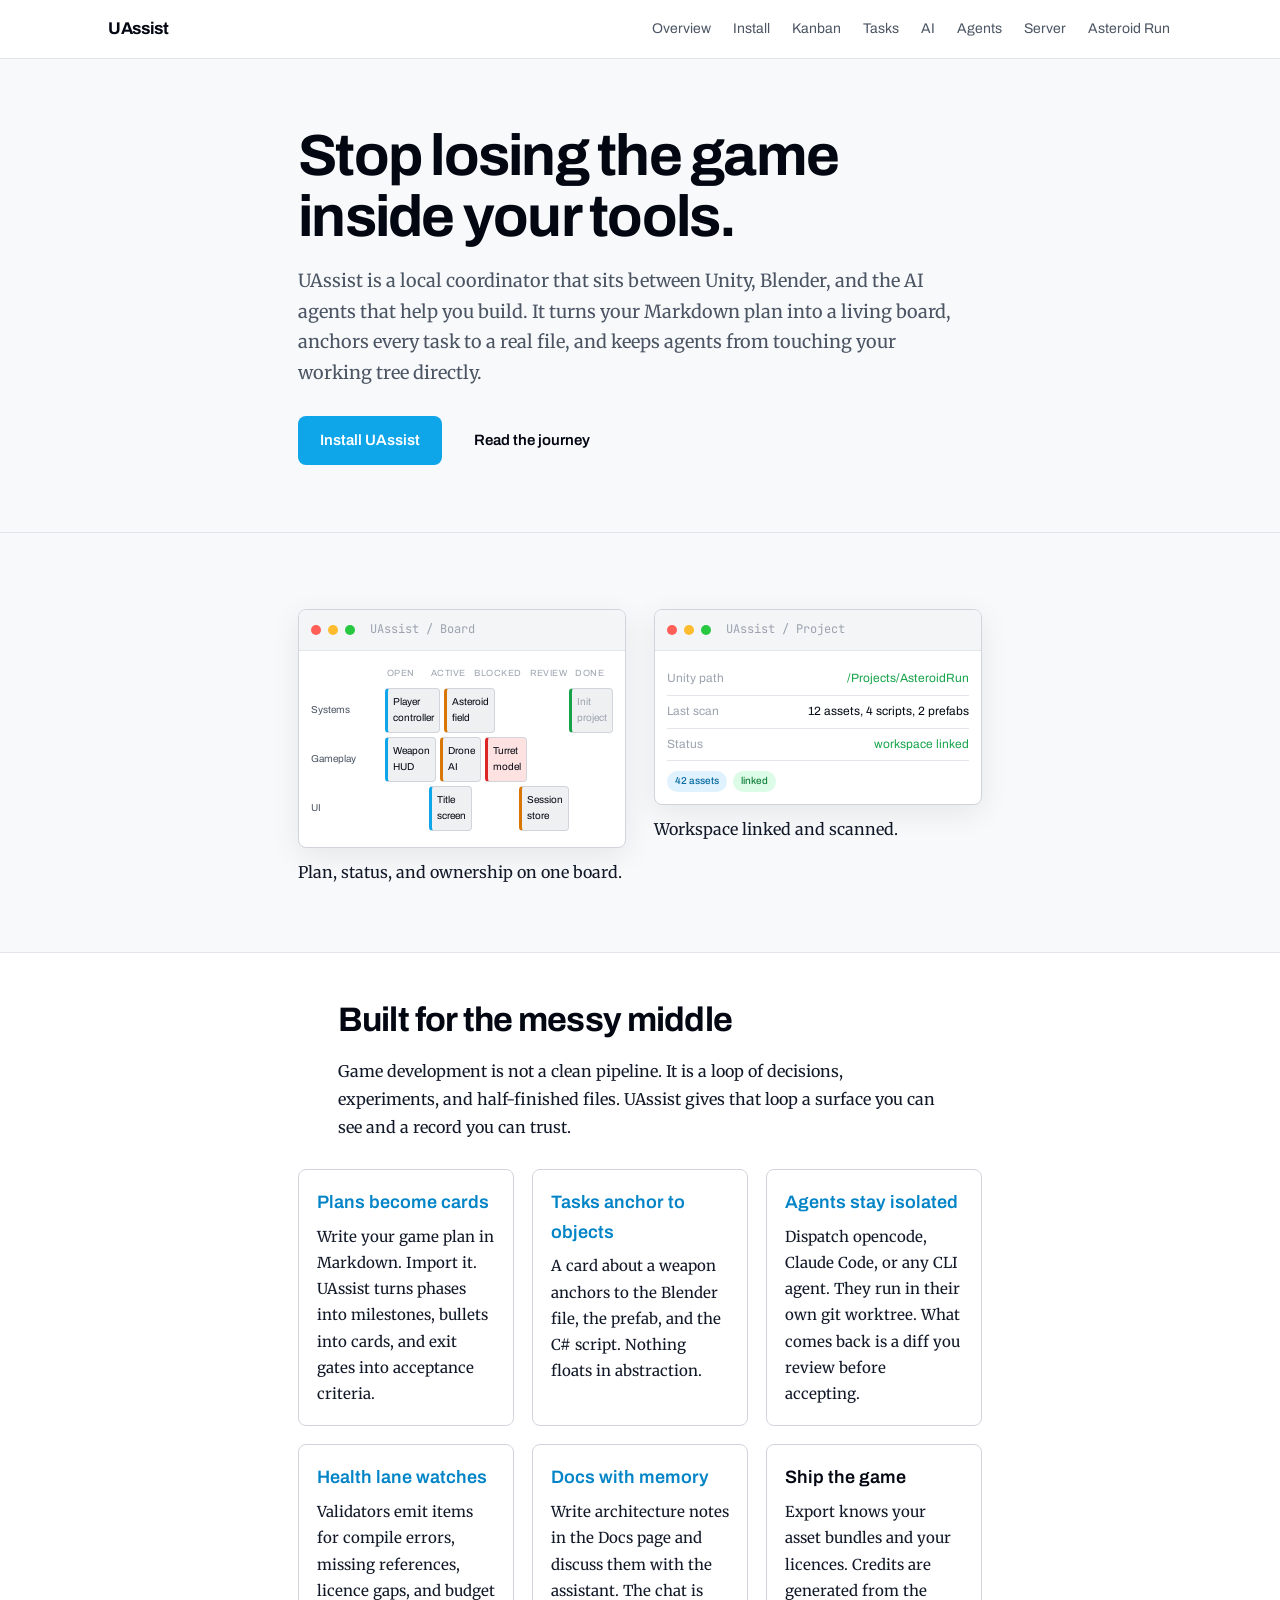
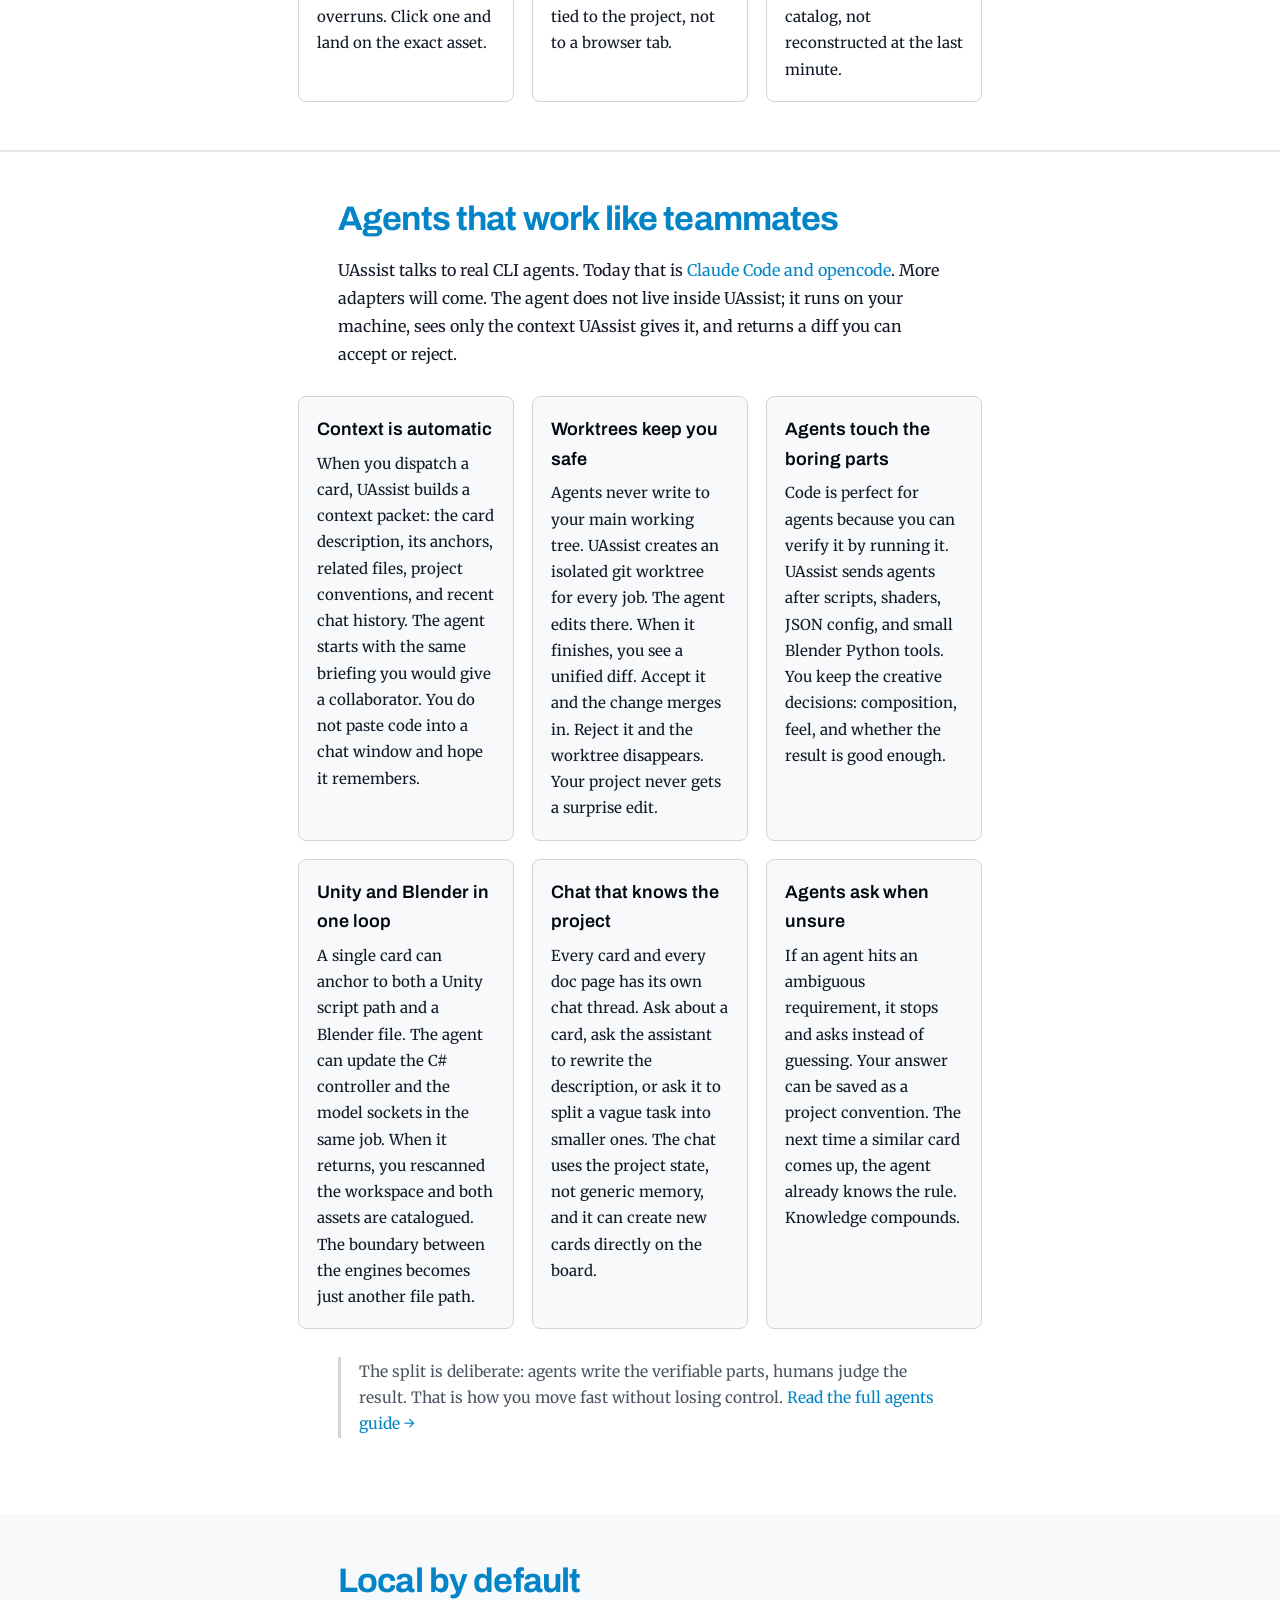
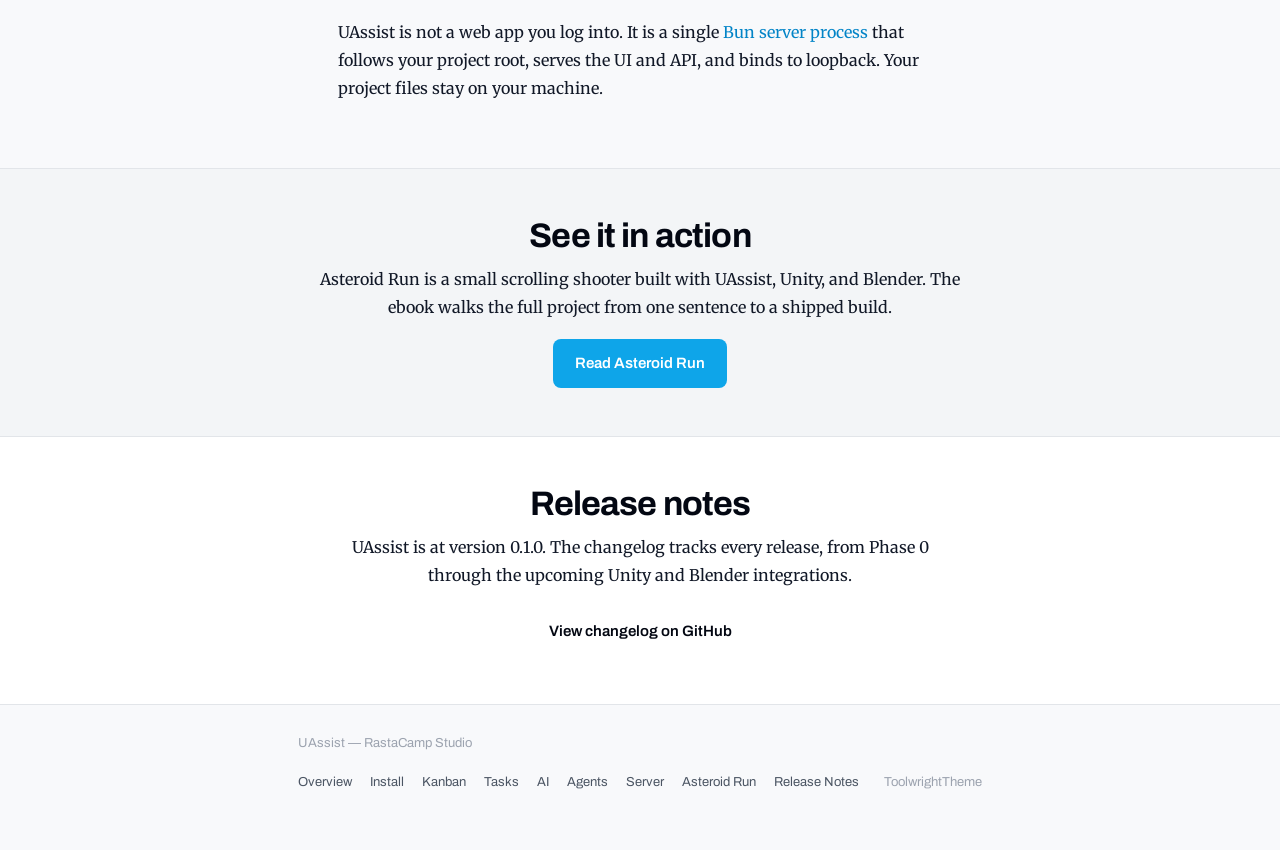
<file: index.html>
<!doctype html>
<html lang="en">
<head>
  <meta charset="utf-8" />
  <meta name="viewport" content="width=device-width, initial-scale=1" />
  <title>UAssist — Project coordination for game makers</title>
  <meta name="description" content="UAssist turns build plans into living kanbans, anchors tasks to Unity and Blender assets, and dispatches AI agents to isolated git worktrees." />
  <link rel="preconnect" href="https://fonts.googleapis.com" />
  <link rel="preconnect" href="https://fonts.gstatic.com" crossorigin />
  <link href="https://fonts.googleapis.com/css2?family=Archivo:wght@400;500;600;700&family=JetBrains+Mono:wght@400;500&family=Merriweather:ital,wght@0,300;0,400;0,700;1,400&display=swap" rel="stylesheet" />
  <link rel="stylesheet" href="theme.css" />
</head>
<body>

  <header class="rail">
    <div class="wrap">
      <div class="brand">UAssist</div>
      <nav>
        <a href="index.html">Overview</a>
        <a href="install.html">Install</a>
        <a href="kanban.html">Kanban</a>
        <a href="tasks.html">Tasks</a>
        <a href="ai.html">AI</a>
        <a href="agents.html">Agents</a>
        <a href="server.html">Server</a>
        <a href="asteroid-run.html">Asteroid Run</a>
      </nav>
    </div>
  </header>

  <section class="hero hero-tall">
    <div class="wrap">
      <h1>Stop losing the game inside your tools.</h1>
      <p class="lede">UAssist is a local coordinator that sits between Unity, Blender, and the AI agents that help you build. It turns your Markdown plan into a living board, anchors every task to a real file, and keeps agents from touching your working tree directly.</p>
      <div class="hero-actions">
        <a class="cta" href="install.html">Install UAssist</a>
        <a class="cta-secondary" href="asteroid-run.html">Read the journey</a>
      </div>
    </div>
  </section>

  <section class="section">
    <div class="wrap">
      <div class="screenshot-grid">
        <div class="screen-card">
          <div class="mock-window">
            <div class="mock-bar"><span class="dot red"></span><span class="dot yellow"></span><span class="dot green"></span><span class="title">UAssist / Board</span></div>
            <div class="mock-body board-mock">
              <div class="grid-head"><span></span><span>open</span><span>active</span><span>blocked</span><span>review</span><span>done</span></div>
              <div class="grid-row"><span class="cat">Systems</span><span class="card c-human">Player controller</span><span class="card c-agent">Asteroid field</span><span></span><span></span><span class="card c-done">Init project</span></div>
              <div class="grid-row"><span class="cat">Gameplay</span><span class="card c-human">Weapon HUD</span><span class="card c-agent">Drone AI</span><span class="card c-blocker">Turret model</span><span></span><span></span></div>
              <div class="grid-row"><span class="cat">UI</span><span></span><span class="card c-human">Title screen</span><span></span><span class="card c-agent">Session store</span><span></span></div>
            </div>
          </div>
          <p class="cap">Plan, status, and ownership on one board.</p>
        </div>
        <div class="screen-card">
          <div class="mock-window">
            <div class="mock-bar"><span class="dot red"></span><span class="dot yellow"></span><span class="dot green"></span><span class="title">UAssist / Project</span></div>
            <div class="mock-body project-mock">
              <div class="row"><span class="k">Unity path</span><span class="v ok">/Projects/AsteroidRun</span></div>
              <div class="row"><span class="k">Last scan</span><span class="v">12 assets, 4 scripts, 2 prefabs</span></div>
              <div class="row"><span class="k">Status</span><span class="v ok">workspace linked</span></div>
              <div class="pills"><span class="pill p-blue">42 assets</span><span class="pill p-green">linked</span></div>
            </div>
          </div>
          <p class="cap">Workspace linked and scanned.</p>
        </div>
      </div>
    </div>
  </section>

  <section class="section alt">
    <div class="wrap narrow">
      <h2>Built for the messy middle</h2>
      <p class="lead">Game development is not a clean pipeline. It is a loop of decisions, experiments, and half-finished files. UAssist gives that loop a surface you can see and a record you can trust.</p>
    </div>
    <div class="wrap">
      <div class="feature-grid">
        <div class="feature">
          <h3><a href="kanban.html">Plans become cards</a></h3>
          <p>Write your game plan in Markdown. Import it. UAssist turns phases into milestones, bullets into cards, and exit gates into acceptance criteria.</p>
        </div>
        <div class="feature">
          <h3><a href="tasks.html">Tasks anchor to objects</a></h3>
          <p>A card about a weapon anchors to the Blender file, the prefab, and the C# script. Nothing floats in abstraction.</p>
        </div>
        <div class="feature">
          <h3><a href="agents.html">Agents stay isolated</a></h3>
          <p>Dispatch opencode, Claude Code, or any CLI agent. They run in their own git worktree. What comes back is a diff you review before accepting.</p>
        </div>
        <div class="feature">
          <h3><a href="kanban.html">Health lane watches</a></h3>
          <p>Validators emit items for compile errors, missing references, licence gaps, and budget overruns. Click one and land on the exact asset.</p>
        </div>
        <div class="feature">
          <h3><a href="ai.html">Docs with memory</a></h3>
          <p>Write architecture notes in the Docs page and discuss them with the assistant. The chat is tied to the project, not to a browser tab.</p>
        </div>
        <div class="feature">
          <h3>Ship the game</h3>
          <p>Export knows your asset bundles and your licences. Credits are generated from the catalog, not reconstructed at the last minute.</p>
        </div>
      </div>
    </div>
  </section>

  <section class="section agents-section">
    <div class="wrap narrow">
      <h2><a href="agents.html">Agents that work like teammates</a></h2>
      <p class="lead">UAssist talks to real CLI agents. Today that is <a href="agents.html">Claude Code and opencode</a>. More adapters will come. The agent does not live inside UAssist; it runs on your machine, sees only the context UAssist gives it, and returns a diff you can accept or reject.</p>
    </div>
    <div class="wrap">
      <div class="agent-grid">
        <div class="agent-card">
          <h3>Context is automatic</h3>
          <p>When you dispatch a card, UAssist builds a context packet: the card description, its anchors, related files, project conventions, and recent chat history. The agent starts with the same briefing you would give a collaborator. You do not paste code into a chat window and hope it remembers.</p>
        </div>
        <div class="agent-card">
          <h3>Worktrees keep you safe</h3>
          <p>Agents never write to your main working tree. UAssist creates an isolated git worktree for every job. The agent edits there. When it finishes, you see a unified diff. Accept it and the change merges in. Reject it and the worktree disappears. Your project never gets a surprise edit.</p>
        </div>
        <div class="agent-card">
          <h3>Agents touch the boring parts</h3>
          <p>Code is perfect for agents because you can verify it by running it. UAssist sends agents after scripts, shaders, JSON config, and small Blender Python tools. You keep the creative decisions: composition, feel, and whether the result is good enough.</p>
        </div>
        <div class="agent-card">
          <h3>Unity and Blender in one loop</h3>
          <p>A single card can anchor to both a Unity script path and a Blender file. The agent can update the C# controller and the model sockets in the same job. When it returns, you rescanned the workspace and both assets are catalogued. The boundary between the engines becomes just another file path.</p>
        </div>
        <div class="agent-card">
          <h3>Chat that knows the project</h3>
          <p>Every card and every doc page has its own chat thread. Ask about a card, ask the assistant to rewrite the description, or ask it to split a vague task into smaller ones. The chat uses the project state, not generic memory, and it can create new cards directly on the board.</p>
        </div>
        <div class="agent-card">
          <h3>Agents ask when unsure</h3>
          <p>If an agent hits an ambiguous requirement, it stops and asks instead of guessing. Your answer can be saved as a project convention. The next time a similar card comes up, the agent already knows the rule. Knowledge compounds.</p>
        </div>
      </div>
    </div>
    <div class="wrap narrow">
      <div class="aside">The split is deliberate: agents write the verifiable parts, humans judge the result. That is how you move fast without losing control. <a href="agents.html">Read the full agents guide →</a></div>
    </div>
  </section>

  <section class="section">
    <div class="wrap narrow">
      <h2><a href="server.html">Local by default</a></h2>
      <p class="lead">UAssist is not a web app you log into. It is a single <a href="server.html">Bun server process</a> that follows your project root, serves the UI and API, and binds to loopback. Your project files stay on your machine.</p>
    </div>
  </section>

  <section class="section cta-section">
    <div class="wrap">
      <h2>See it in action</h2>
      <p class="lead">Asteroid Run is a small scrolling shooter built with UAssist, Unity, and Blender. The ebook walks the full project from one sentence to a shipped build.</p>
      <a class="cta" href="asteroid-run.html">Read Asteroid Run</a>
    </div>
  </section>

  <section class="section release-section">
    <div class="wrap narrow">
      <h2>Release notes</h2>
      <p class="lead">UAssist is at version 0.1.0. The changelog tracks every release, from Phase 0 through the upcoming Unity and Blender integrations.</p>
      <a class="cta-secondary" href="https://github.com/Roninito/UAssist/blob/main/CHANGELOG.md" target="_blank" rel="noopener">View changelog on GitHub</a>
    </div>
  </section>

  <footer class="site-footer">
    <div class="wrap">
      <span>UAssist — RastaCamp Studio</span>
      <nav>
        <a href="index.html">Overview</a>
        <a href="install.html">Install</a>
        <a href="kanban.html">Kanban</a>
        <a href="tasks.html">Tasks</a>
        <a href="ai.html">AI</a>
        <a href="agents.html">Agents</a>
        <a href="server.html">Server</a>
        <a href="asteroid-run.html">Asteroid Run</a>
        <a href="https://github.com/Roninito/UAssist/blob/main/CHANGELOG.md" target="_blank" rel="noopener">Release Notes</a>
      </nav>
      <span>ToolwrightTheme</span>
    </div>
  </footer>

</body>
</html>
</file>
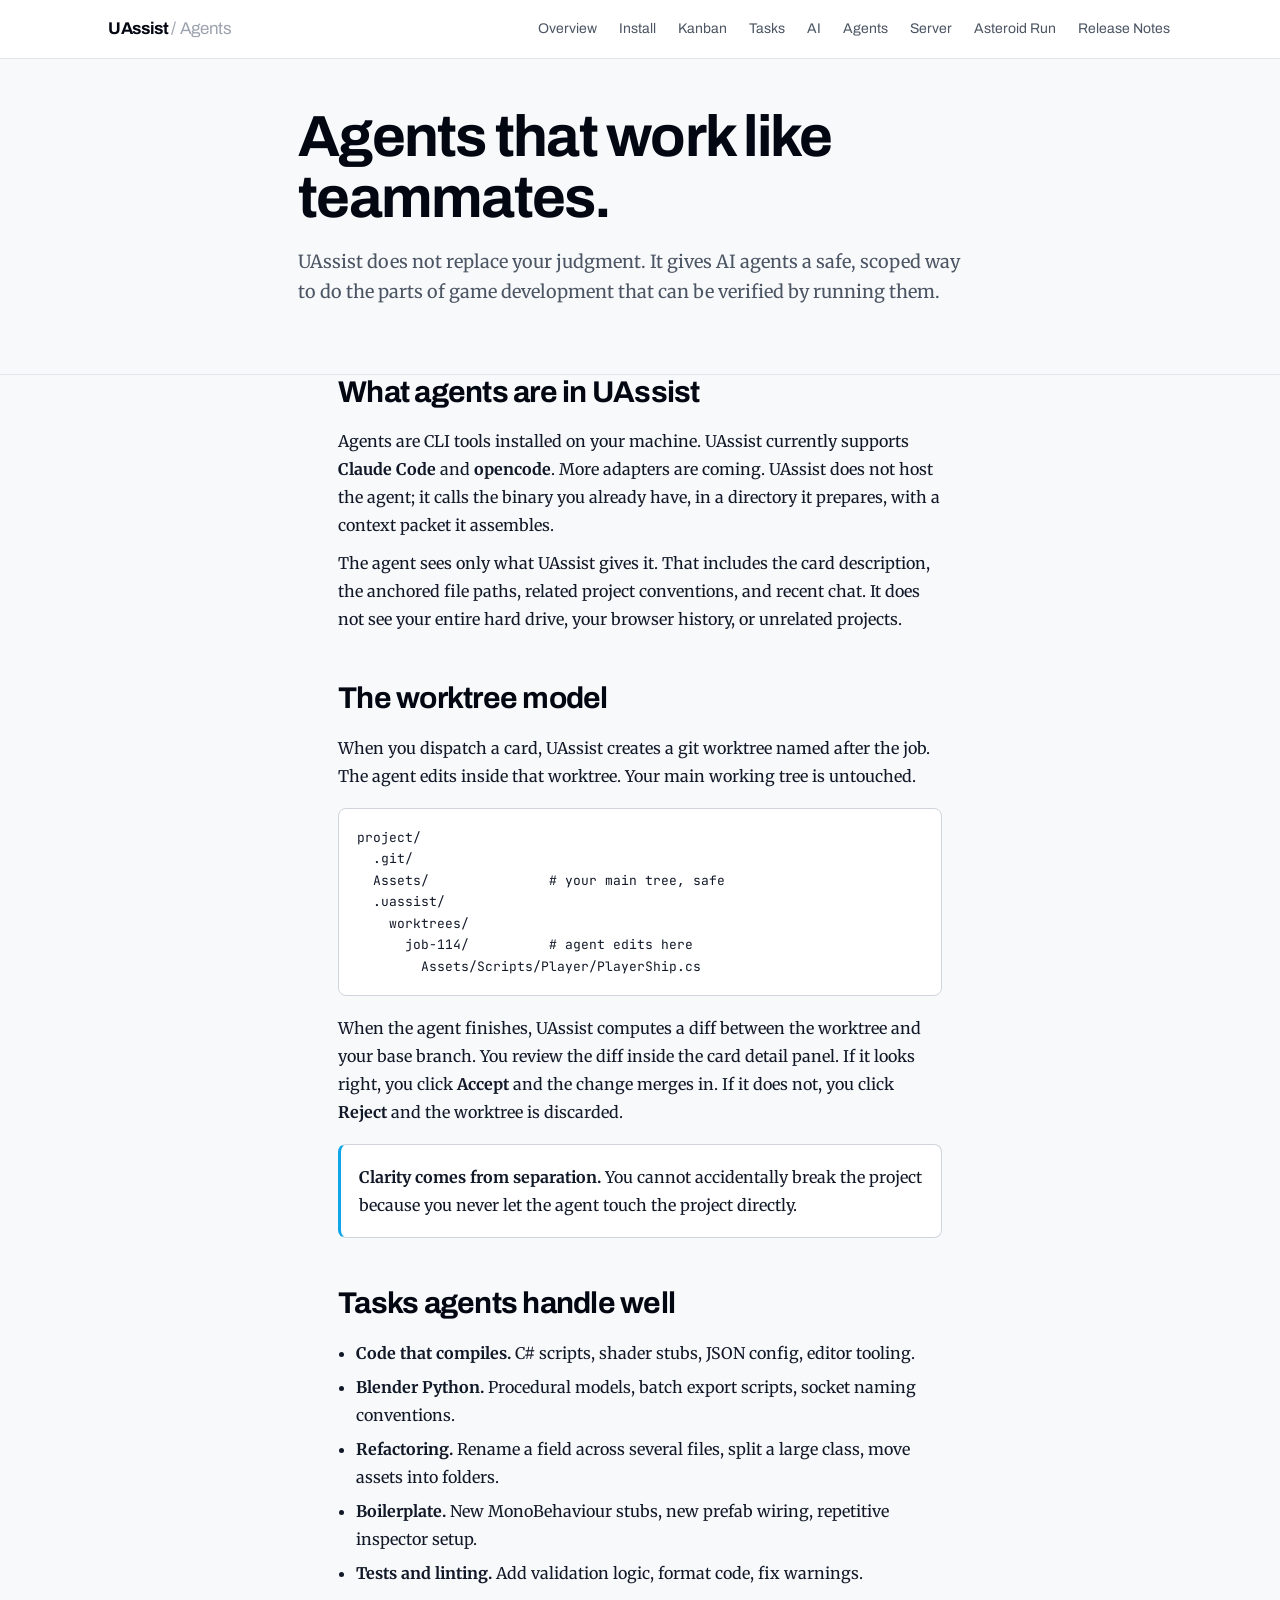
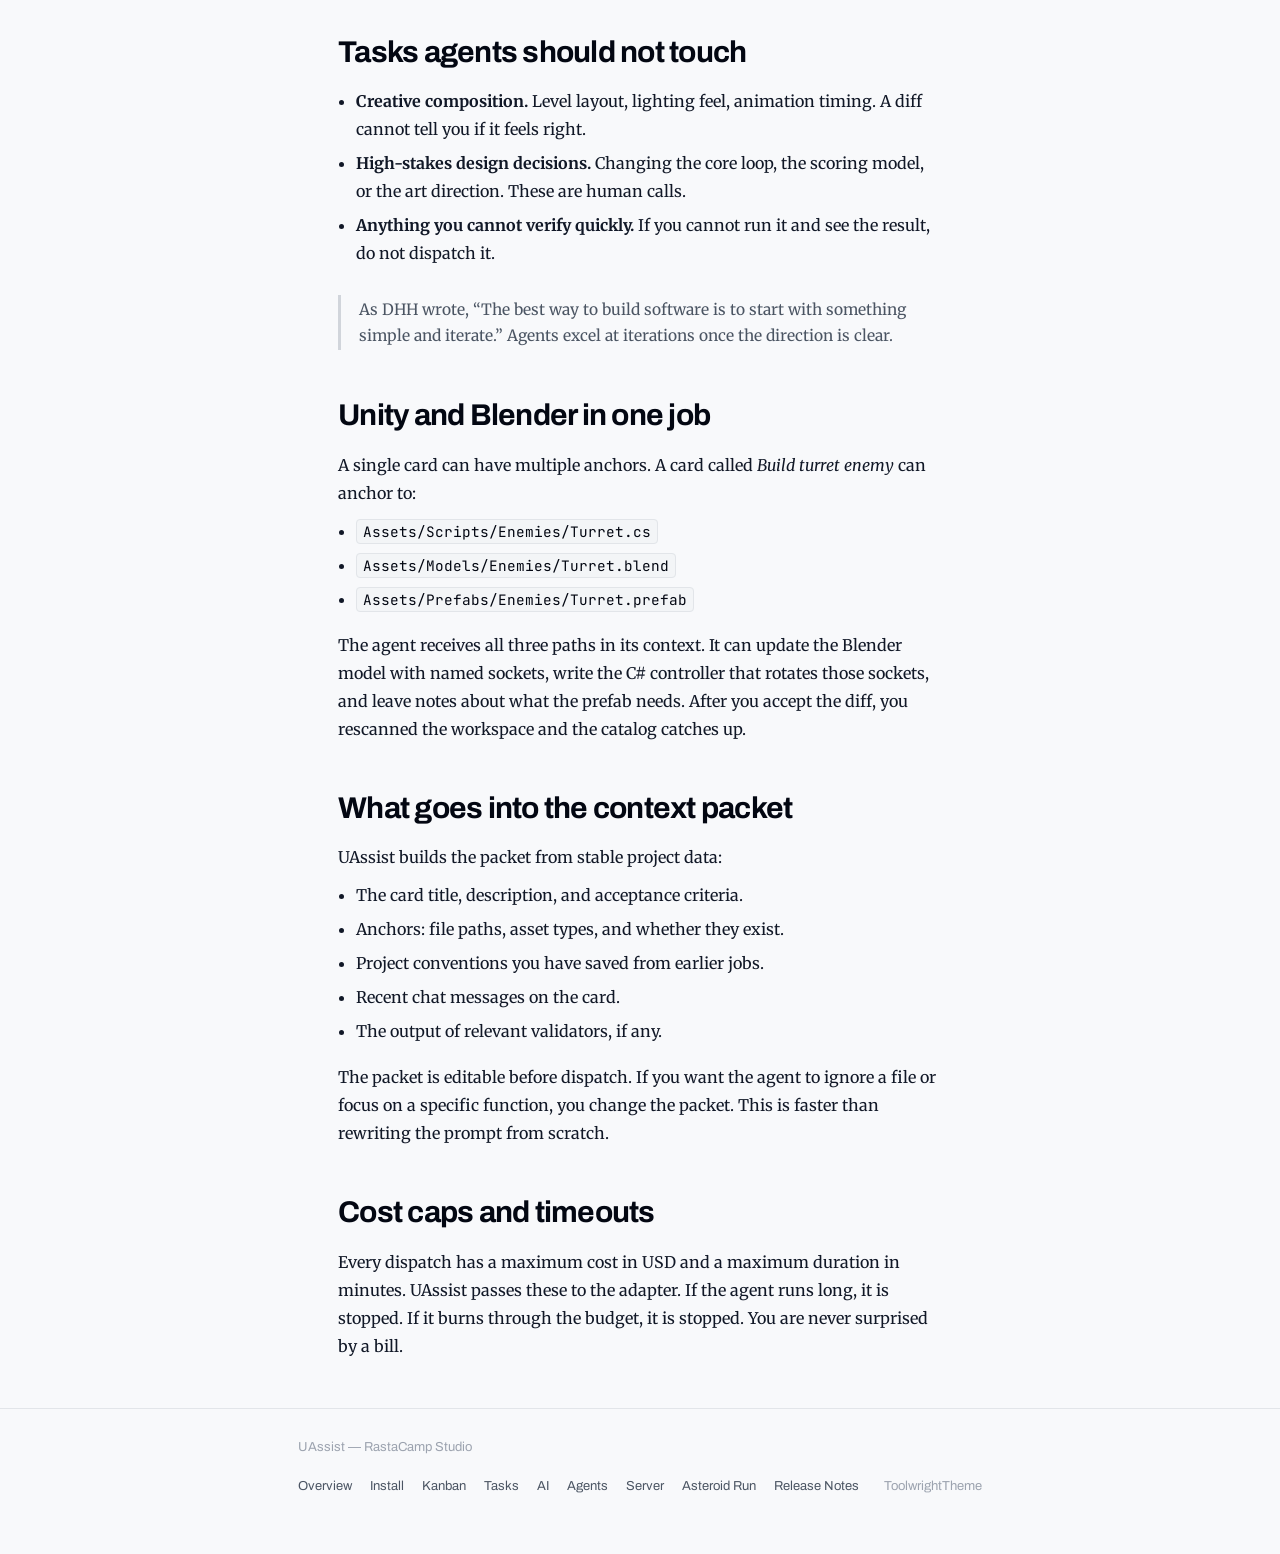
<file: agents.html>
<!doctype html>
<html lang="en">
<head>
  <meta charset="utf-8" />
  <meta name="viewport" content="width=device-width, initial-scale=1" />
  <title>Agents — How UAssist works with AI teammates</title>
  <meta name="description" content="A technical guide to using agents in UAssist: what they are good at, how they are isolated, and how they integrate with Unity, Blender, and project chat." />
  <link rel="preconnect" href="https://fonts.googleapis.com" />
  <link rel="preconnect" href="https://fonts.gstatic.com" crossorigin />
  <link href="https://fonts.googleapis.com/css2?family=Archivo:wght@400;500;600;700&family=JetBrains+Mono:wght@400;500&family=Merriweather:ital,wght@0,300;0,400;0,700;1,400&display=swap" rel="stylesheet" />
  <link rel="stylesheet" href="theme.css" />
</head>
<body>

  <header class="rail">
    <div class="wrap">
      <div class="brand">UAssist <span>/ Agents</span></div>
      <nav>
        <a href="index.html">Overview</a>
        <a href="install.html">Install</a>
        <a href="kanban.html">Kanban</a>
        <a href="tasks.html">Tasks</a>
        <a href="ai.html">AI</a>
        <a href="agents.html">Agents</a>
        <a href="server.html">Server</a>
        <a href="asteroid-run.html">Asteroid Run</a>
        <a href="https://github.com/Roninito/UAssist/blob/main/CHANGELOG.md" target="_blank" rel="noopener">Release Notes</a>
      </nav>
    </div>
  </header>

  <section class="hero">
    <div class="wrap">
      <h1>Agents that work like teammates.</h1>
      <p class="lede">UAssist does not replace your judgment. It gives AI agents a safe, scoped way to do the parts of game development that can be verified by running them.</p>
    </div>
  </section>

  <article class="wrap narrow">

    <section id="what-are-agents">
      <h2>What agents are in UAssist</h2>
      <p>Agents are CLI tools installed on your machine. UAssist currently supports <strong>Claude Code</strong> and <strong>opencode</strong>. More adapters are coming. UAssist does not host the agent; it calls the binary you already have, in a directory it prepares, with a context packet it assembles.</p>
      <p>The agent sees only what UAssist gives it. That includes the card description, the anchored file paths, related project conventions, and recent chat. It does not see your entire hard drive, your browser history, or unrelated projects.</p>
    </section>

    <section id="worktree-model">
      <h2>The worktree model</h2>
      <p>When you dispatch a card, UAssist creates a git worktree named after the job. The agent edits inside that worktree. Your main working tree is untouched.</p>
      <pre>project/
  .git/
  Assets/               # your main tree, safe
  .uassist/
    worktrees/
      job-114/          # agent edits here
        Assets/Scripts/Player/PlayerShip.cs</pre>
      <p>When the agent finishes, UAssist computes a diff between the worktree and your base branch. You review the diff inside the card detail panel. If it looks right, you click <strong>Accept</strong> and the change merges in. If it does not, you click <strong>Reject</strong> and the worktree is discarded.</p>
      <div class="callout">
        <p><strong>Clarity comes from separation.</strong> You cannot accidentally break the project because you never let the agent touch the project directly.</p>
      </div>
    </section>

    <section id="good-tasks">
      <h2>Tasks agents handle well</h2>
      <ul>
        <li><strong>Code that compiles.</strong> C# scripts, shader stubs, JSON config, editor tooling.</li>
        <li><strong>Blender Python.</strong> Procedural models, batch export scripts, socket naming conventions.</li>
        <li><strong>Refactoring.</strong> Rename a field across several files, split a large class, move assets into folders.</li>
        <li><strong>Boilerplate.</strong> New MonoBehaviour stubs, new prefab wiring, repetitive inspector setup.</li>
        <li><strong>Tests and linting.</strong> Add validation logic, format code, fix warnings.</li>
      </ul>
    </section>

    <section id="bad-tasks">
      <h2>Tasks agents should not touch</h2>
      <ul>
        <li><strong>Creative composition.</strong> Level layout, lighting feel, animation timing. A diff cannot tell you if it feels right.</li>
        <li><strong>High-stakes design decisions.</strong> Changing the core loop, the scoring model, or the art direction. These are human calls.</li>
        <li><strong>Anything you cannot verify quickly.</strong> If you cannot run it and see the result, do not dispatch it.</li>
      </ul>
      <div class="aside">As DHH wrote, “The best way to build software is to start with something simple and iterate.” Agents excel at iterations once the direction is clear.</div>
    </section>

    <section id="unity-blender">
      <h2>Unity and Blender in one job</h2>
      <p>A single card can have multiple anchors. A card called <em>Build turret enemy</em> can anchor to:</p>
      <ul>
        <li><code>Assets/Scripts/Enemies/Turret.cs</code></li>
        <li><code>Assets/Models/Enemies/Turret.blend</code></li>
        <li><code>Assets/Prefabs/Enemies/Turret.prefab</code></li>
      </ul>
      <p>The agent receives all three paths in its context. It can update the Blender model with named sockets, write the C# controller that rotates those sockets, and leave notes about what the prefab needs. After you accept the diff, you rescanned the workspace and the catalog catches up.</p>
    </section>

    <section id="context-packet">
      <h2>What goes into the context packet</h2>
      <p>UAssist builds the packet from stable project data:</p>
      <ul>
        <li>The card title, description, and acceptance criteria.</li>
        <li>Anchors: file paths, asset types, and whether they exist.</li>
        <li>Project conventions you have saved from earlier jobs.</li>
        <li>Recent chat messages on the card.</li>
        <li>The output of relevant validators, if any.</li>
      </ul>
      <p>The packet is editable before dispatch. If you want the agent to ignore a file or focus on a specific function, you change the packet. This is faster than rewriting the prompt from scratch.</p>
    </section>

    <section id="cost-and-time">
      <h2>Cost caps and timeouts</h2>
      <p>Every dispatch has a maximum cost in USD and a maximum duration in minutes. UAssist passes these to the adapter. If the agent runs long, it is stopped. If it burns through the budget, it is stopped. You are never surprised by a bill.</p>
    </section>

  </article>

  <footer class="site-footer">
    <div class="wrap">
      <span>UAssist — RastaCamp Studio</span>
      <nav>
        <a href="index.html">Overview</a>
        <a href="install.html">Install</a>
        <a href="kanban.html">Kanban</a>
        <a href="tasks.html">Tasks</a>
        <a href="ai.html">AI</a>
        <a href="agents.html">Agents</a>
        <a href="server.html">Server</a>
        <a href="asteroid-run.html">Asteroid Run</a>
        <a href="https://github.com/Roninito/UAssist/blob/main/CHANGELOG.md" target="_blank" rel="noopener">Release Notes</a>
      </nav>
      <span>ToolwrightTheme</span>
    </div>
  </footer>

</body>
</html>
</file>
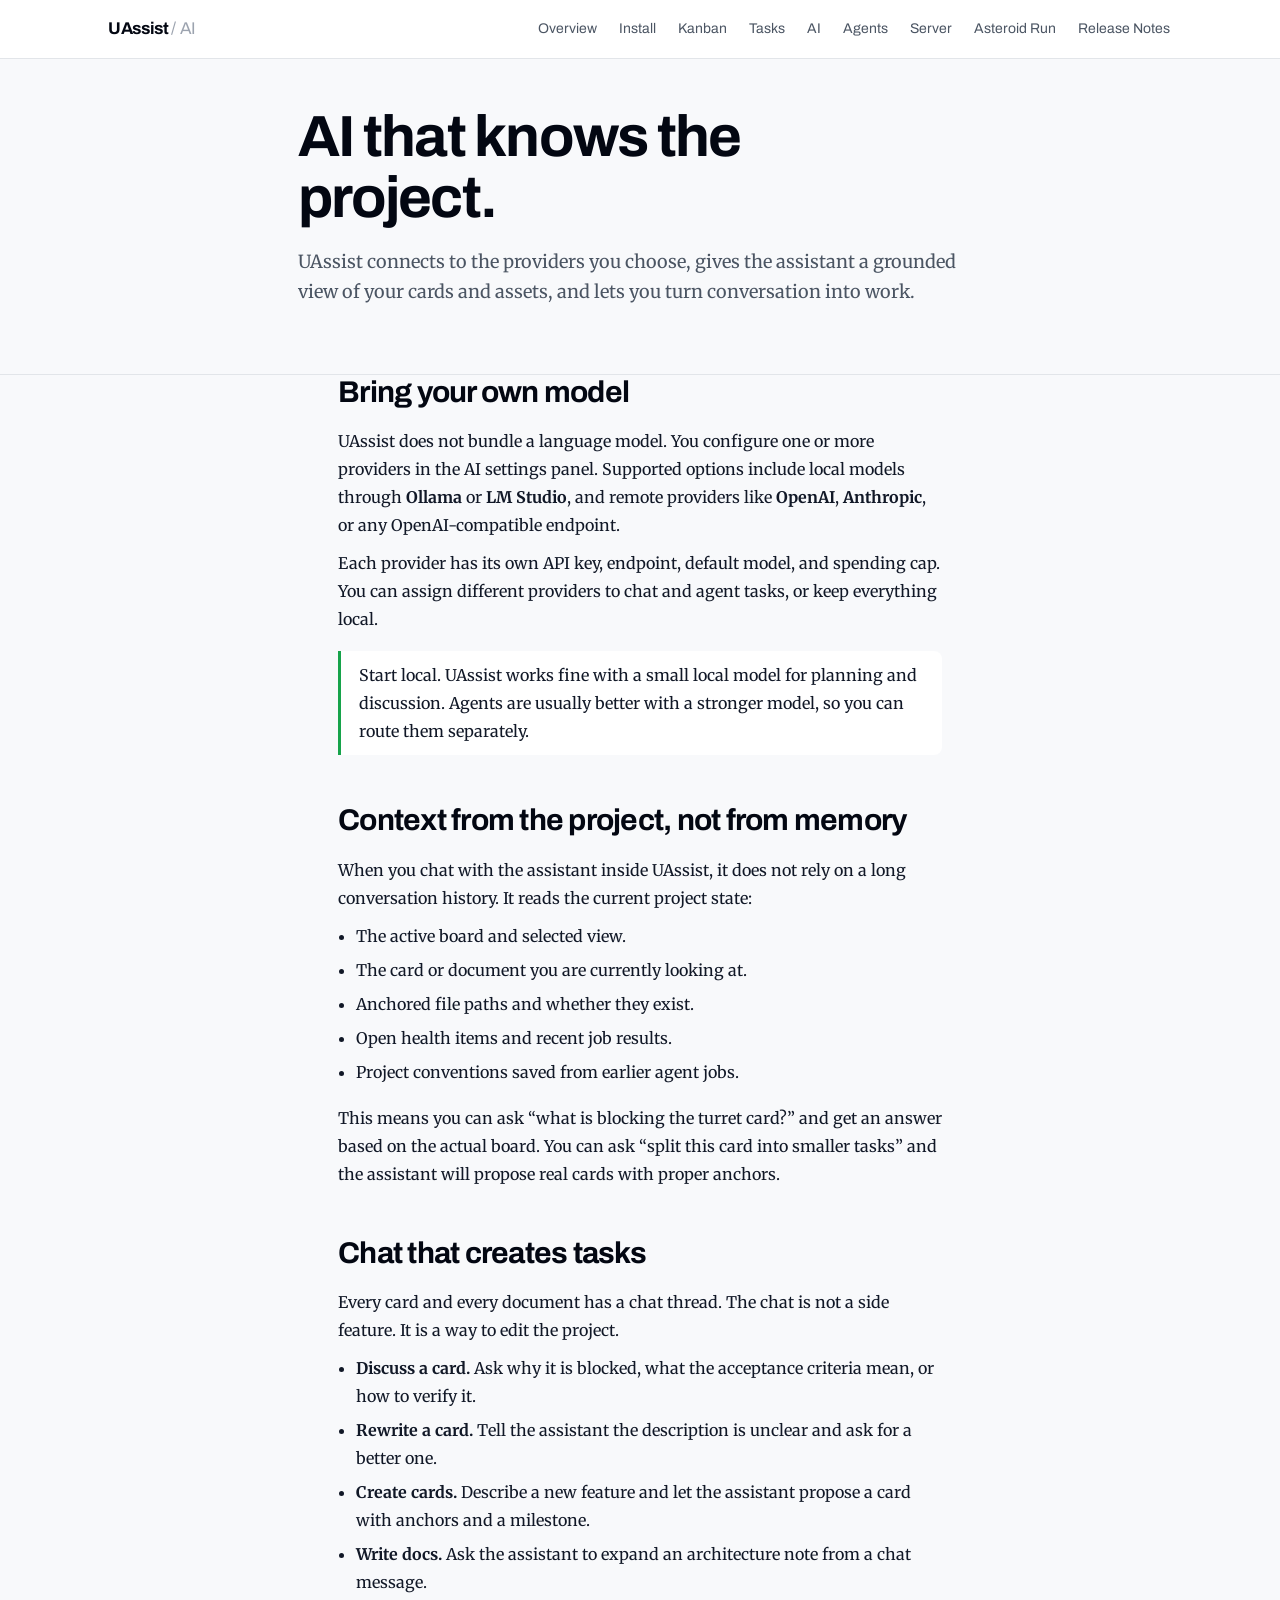
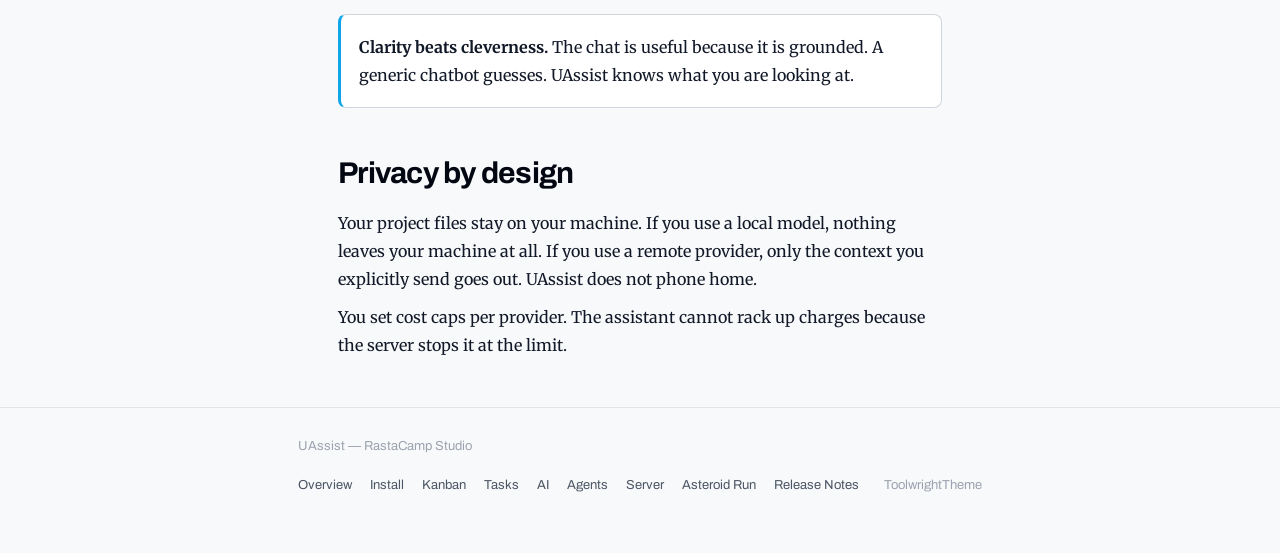
<file: ai.html>
<!doctype html>
<html lang="en">
<head>
  <meta charset="utf-8" />
  <meta name="viewport" content="width=device-width, initial-scale=1" />
  <title>AI — How UAssist contextualizes your project</title>
  <meta name="description" content="UAssist configures local and remote AI providers, gives the assistant project context, and lets you create or discuss tasks through chat." />
  <link rel="preconnect" href="https://fonts.googleapis.com" />
  <link rel="preconnect" href="https://fonts.gstatic.com" crossorigin />
  <link href="https://fonts.googleapis.com/css2?family=Archivo:wght@400;500;600;700&family=JetBrains+Mono:wght@400;500&family=Merriweather:ital,wght@0,300;0,400;0,700;1,400&display=swap" rel="stylesheet" />
  <link rel="stylesheet" href="theme.css" />
</head>
<body>

  <header class="rail">
    <div class="wrap">
      <div class="brand">UAssist <span>/ AI</span></div>
      <nav>
        <a href="index.html">Overview</a>
        <a href="install.html">Install</a>
        <a href="kanban.html">Kanban</a>
        <a href="tasks.html">Tasks</a>
        <a href="ai.html">AI</a>
        <a href="agents.html">Agents</a>
        <a href="server.html">Server</a>
        <a href="asteroid-run.html">Asteroid Run</a>
        <a href="https://github.com/Roninito/UAssist/blob/main/CHANGELOG.md" target="_blank" rel="noopener">Release Notes</a>
      </nav>
    </div>
  </header>

  <section class="hero">
    <div class="wrap">
      <h1>AI that knows the project.</h1>
      <p class="lede">UAssist connects to the providers you choose, gives the assistant a grounded view of your cards and assets, and lets you turn conversation into work.</p>
    </div>
  </section>

  <article class="wrap narrow">

    <section id="providers">
      <h2>Bring your own model</h2>
      <p>UAssist does not bundle a language model. You configure one or more providers in the AI settings panel. Supported options include local models through <strong>Ollama</strong> or <strong>LM Studio</strong>, and remote providers like <strong>OpenAI</strong>, <strong>Anthropic</strong>, or any OpenAI-compatible endpoint.</p>
      <p>Each provider has its own API key, endpoint, default model, and spending cap. You can assign different providers to chat and agent tasks, or keep everything local.</p>
      <div class="tip">
        <p>Start local. UAssist works fine with a small local model for planning and discussion. Agents are usually better with a stronger model, so you can route them separately.</p>
      </div>
    </section>

    <section id="context">
      <h2>Context from the project, not from memory</h2>
      <p>When you chat with the assistant inside UAssist, it does not rely on a long conversation history. It reads the current project state:</p>
      <ul>
        <li>The active board and selected view.</li>
        <li>The card or document you are currently looking at.</li>
        <li>Anchored file paths and whether they exist.</li>
        <li>Open health items and recent job results.</li>
        <li>Project conventions saved from earlier agent jobs.</li>
      </ul>
      <p>This means you can ask “what is blocking the turret card?” and get an answer based on the actual board. You can ask “split this card into smaller tasks” and the assistant will propose real cards with proper anchors.</p>
    </section>

    <section id="chat">
      <h2>Chat that creates tasks</h2>
      <p>Every card and every document has a chat thread. The chat is not a side feature. It is a way to edit the project.</p>
      <ul>
        <li><strong>Discuss a card.</strong> Ask why it is blocked, what the acceptance criteria mean, or how to verify it.</li>
        <li><strong>Rewrite a card.</strong> Tell the assistant the description is unclear and ask for a better one.</li>
        <li><strong>Create cards.</strong> Describe a new feature and let the assistant propose a card with anchors and a milestone.</li>
        <li><strong>Write docs.</strong> Ask the assistant to expand an architecture note from a chat message.</li>
      </ul>
      <div class="callout">
        <p><strong>Clarity beats cleverness.</strong> The chat is useful because it is grounded. A generic chatbot guesses. UAssist knows what you are looking at.</p>
      </div>
    </section>

    <section id="privacy">
      <h2>Privacy by design</h2>
      <p>Your project files stay on your machine. If you use a local model, nothing leaves your machine at all. If you use a remote provider, only the context you explicitly send goes out. UAssist does not phone home.</p>
      <p>You set cost caps per provider. The assistant cannot rack up charges because the server stops it at the limit.</p>
    </section>

  </article>

  <footer class="site-footer">
    <div class="wrap">
      <span>UAssist — RastaCamp Studio</span>
      <nav>
        <a href="index.html">Overview</a>
        <a href="install.html">Install</a>
        <a href="kanban.html">Kanban</a>
        <a href="tasks.html">Tasks</a>
        <a href="ai.html">AI</a>
        <a href="agents.html">Agents</a>
        <a href="server.html">Server</a>
        <a href="asteroid-run.html">Asteroid Run</a>
        <a href="https://github.com/Roninito/UAssist/blob/main/CHANGELOG.md" target="_blank" rel="noopener">Release Notes</a>
      </nav>
      <span>ToolwrightTheme</span>
    </div>
  </footer>

</body>
</html>
</file>
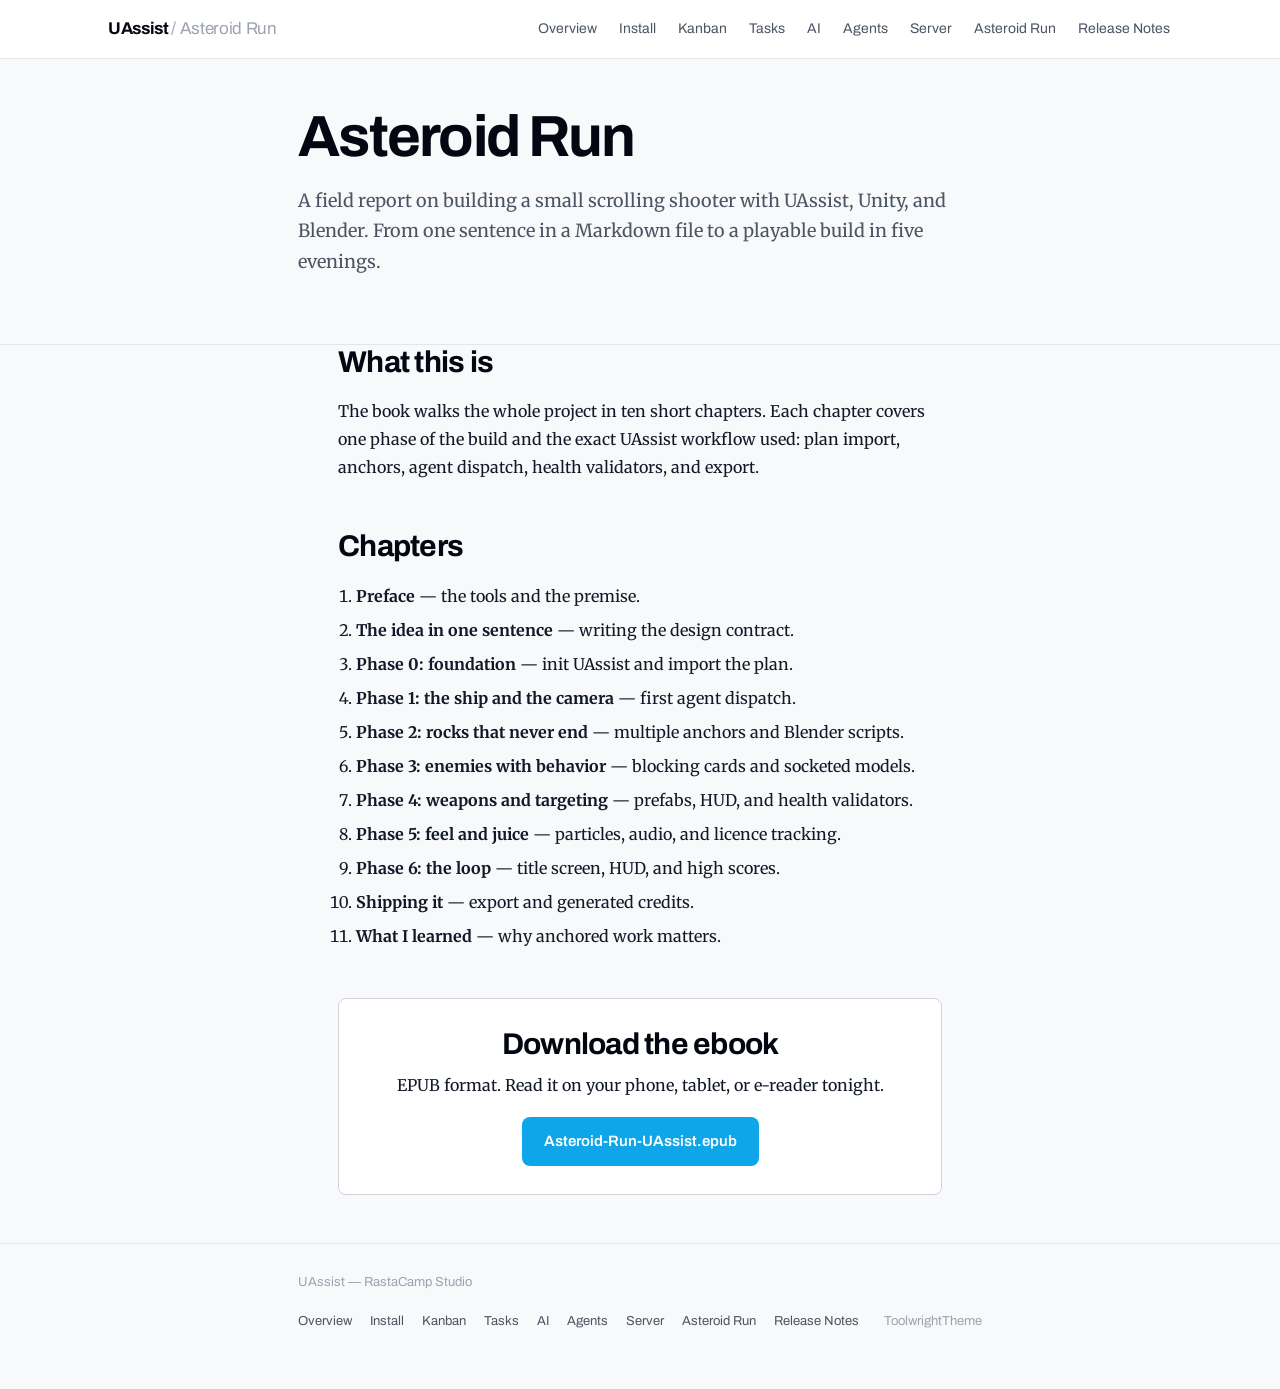
<file: asteroid-run.html>
<!doctype html>
<html lang="en">
<head>
  <meta charset="utf-8" />
  <meta name="viewport" content="width=device-width, initial-scale=1" />
  <title>Asteroid Run — A UAssist project journey</title>
  <meta name="description" content="Read how UAssist, Unity, and Blender were used to build Asteroid Run, a scrolling first-person shooter, in ten short chapters." />
  <link rel="preconnect" href="https://fonts.googleapis.com" />
  <link rel="preconnect" href="https://fonts.gstatic.com" crossorigin />
  <link href="https://fonts.googleapis.com/css2?family=Archivo:wght@400;500;600;700&family=JetBrains+Mono:wght@400;500&family=Merriweather:ital,wght@0,300;0,400;0,700;1,400&display=swap" rel="stylesheet" />
  <link rel="stylesheet" href="theme.css" />
</head>
<body>

  <header class="rail">
    <div class="wrap">
      <div class="brand">UAssist <span>/ Asteroid Run</span></div>
      <nav>
        <a href="index.html">Overview</a>
        <a href="install.html">Install</a>
        <a href="kanban.html">Kanban</a>
        <a href="tasks.html">Tasks</a>
        <a href="ai.html">AI</a>
        <a href="agents.html">Agents</a>
        <a href="server.html">Server</a>
        <a href="asteroid-run.html">Asteroid Run</a>
        <a href="https://github.com/Roninito/UAssist/blob/main/CHANGELOG.md" target="_blank" rel="noopener">Release Notes</a>
      </nav>
    </div>
  </header>

  <section class="hero">
    <div class="wrap">
      <h1>Asteroid Run</h1>
      <p class="lede">A field report on building a small scrolling shooter with UAssist, Unity, and Blender. From one sentence in a Markdown file to a playable build in five evenings.</p>
    </div>
  </section>

  <article class="wrap narrow">

    <section id="about">
      <h2>What this is</h2>
      <p>The book walks the whole project in ten short chapters. Each chapter covers one phase of the build and the exact UAssist workflow used: plan import, anchors, agent dispatch, health validators, and export.</p>
    </section>

    <section id="chapters">
      <h2>Chapters</h2>
      <ol>
        <li><strong>Preface</strong> — the tools and the premise.</li>
        <li><strong>The idea in one sentence</strong> — writing the design contract.</li>
        <li><strong>Phase 0: foundation</strong> — init UAssist and import the plan.</li>
        <li><strong>Phase 1: the ship and the camera</strong> — first agent dispatch.</li>
        <li><strong>Phase 2: rocks that never end</strong> — multiple anchors and Blender scripts.</li>
        <li><strong>Phase 3: enemies with behavior</strong> — blocking cards and socketed models.</li>
        <li><strong>Phase 4: weapons and targeting</strong> — prefabs, HUD, and health validators.</li>
        <li><strong>Phase 5: feel and juice</strong> — particles, audio, and licence tracking.</li>
        <li><strong>Phase 6: the loop</strong> — title screen, HUD, and high scores.</li>
        <li><strong>Shipping it</strong> — export and generated credits.</li>
        <li><strong>What I learned</strong> — why anchored work matters.</li>
      </ol>
    </section>

    <section id="download" class="download-box">
      <h2>Download the ebook</h2>
      <p class="lead">EPUB format. Read it on your phone, tablet, or e-reader tonight.</p>
      <a class="cta" href="Asteroid-Run-UAssist.epub" download>Asteroid-Run-UAssist.epub</a>
    </section>

  </article>

  <footer class="site-footer">
    <div class="wrap">
      <span>UAssist — RastaCamp Studio</span>
      <nav>
        <a href="index.html">Overview</a>
        <a href="install.html">Install</a>
        <a href="kanban.html">Kanban</a>
        <a href="tasks.html">Tasks</a>
        <a href="ai.html">AI</a>
        <a href="agents.html">Agents</a>
        <a href="server.html">Server</a>
        <a href="asteroid-run.html">Asteroid Run</a>
        <a href="https://github.com/Roninito/UAssist/blob/main/CHANGELOG.md" target="_blank" rel="noopener">Release Notes</a>
      </nav>
      <span>ToolwrightTheme</span>
    </div>
  </footer>

</body>
</html>
</file>
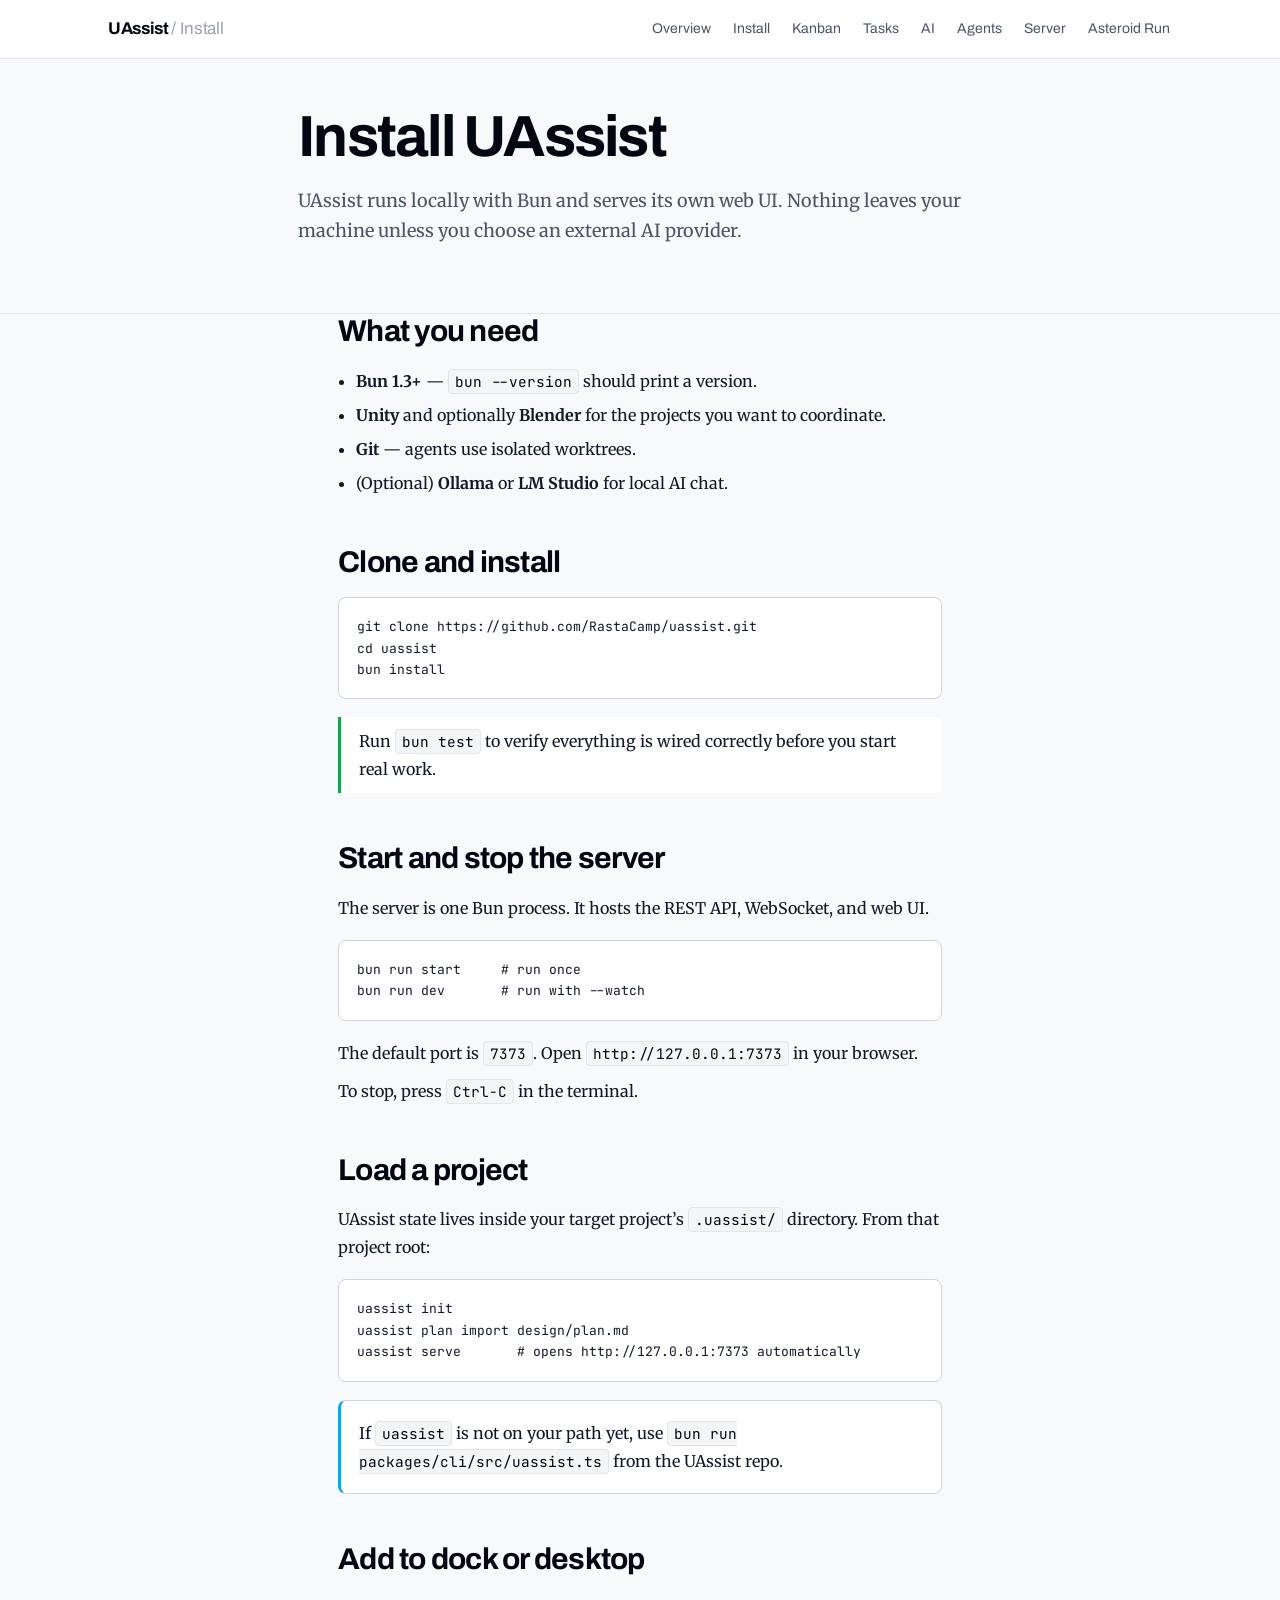
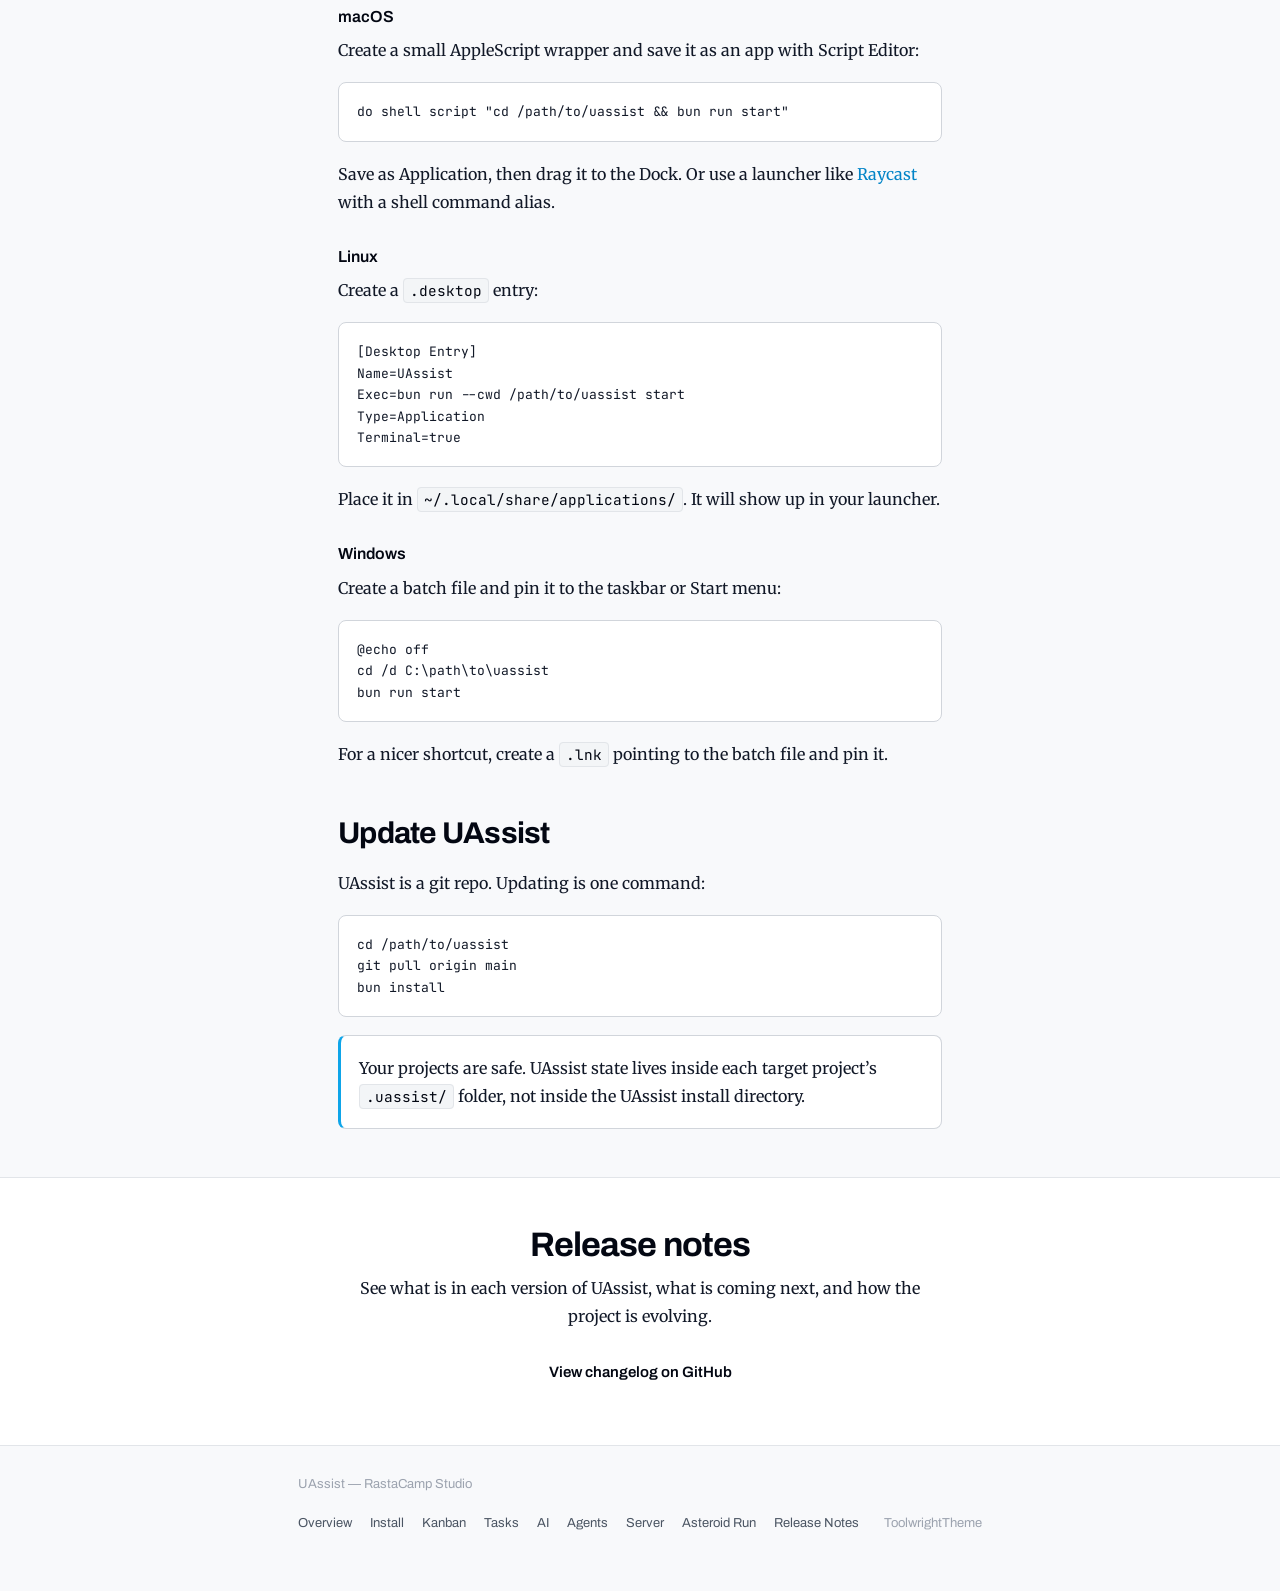
<file: install.html>
<!doctype html>
<html lang="en">
<head>
  <meta charset="utf-8" />
  <meta name="viewport" content="width=device-width, initial-scale=1" />
  <title>Install UAssist</title>
  <meta name="description" content="Install UAssist locally, start and stop the server, and add it to your dock on macOS, Linux, or Windows." />
  <link rel="preconnect" href="https://fonts.googleapis.com" />
  <link rel="preconnect" href="https://fonts.gstatic.com" crossorigin />
  <link href="https://fonts.googleapis.com/css2?family=Archivo:wght@400;500;600;700&family=JetBrains+Mono:wght@400;500&family=Merriweather:ital,wght@0,300;0,400;0,700;1,400&display=swap" rel="stylesheet" />
  <link rel="stylesheet" href="theme.css" />
</head>
<body>

  <header class="rail">
    <div class="wrap">
      <div class="brand">UAssist <span>/ Install</span></div>
      <nav>
        <a href="index.html">Overview</a>
        <a href="install.html">Install</a>
        <a href="kanban.html">Kanban</a>
        <a href="tasks.html">Tasks</a>
        <a href="ai.html">AI</a>
        <a href="agents.html">Agents</a>
        <a href="server.html">Server</a>
        <a href="asteroid-run.html">Asteroid Run</a>
      </nav>
    </div>
  </header>

  <section class="hero">
    <div class="wrap">
      <h1>Install UAssist</h1>
      <p class="lede">UAssist runs locally with Bun and serves its own web UI. Nothing leaves your machine unless you choose an external AI provider.</p>
    </div>
  </section>

  <article class="wrap narrow">

    <section id="requirements">
      <h2>What you need</h2>
      <ul>
        <li><strong>Bun 1.3+</strong> — <code>bun --version</code> should print a version.</li>
        <li><strong>Unity</strong> and optionally <strong>Blender</strong> for the projects you want to coordinate.</li>
        <li><strong>Git</strong> — agents use isolated worktrees.</li>
        <li>(Optional) <strong>Ollama</strong> or <strong>LM Studio</strong> for local AI chat.</li>
      </ul>
    </section>

    <section id="clone">
      <h2>Clone and install</h2>
      <pre>git clone https://github.com/RastaCamp/uassist.git
cd uassist
bun install</pre>
      <div class="tip"><p>Run <code>bun test</code> to verify everything is wired correctly before you start real work.</p></div>
    </section>

    <section id="server">
      <h2>Start and stop the server</h2>
      <p>The server is one Bun process. It hosts the REST API, WebSocket, and web UI.</p>
      <pre>bun run start     # run once
bun run dev       # run with --watch</pre>
      <p>The default port is <code>7373</code>. Open <code>http://127.0.0.1:7373</code> in your browser.</p>
      <p>To stop, press <code>Ctrl-C</code> in the terminal.</p>
    </section>

    <section id="load">
      <h2>Load a project</h2>
      <p>UAssist state lives inside your target project’s <code>.uassist/</code> directory. From that project root:</p>
      <pre>uassist init
uassist plan import design/plan.md
uassist serve       # opens http://127.0.0.1:7373 automatically</pre>
      <div class="callout"><p>If <code>uassist</code> is not on your path yet, use <code>bun run packages/cli/src/uassist.ts</code> from the UAssist repo.</p></div>
    </section>

    <section id="desktop">
      <h2>Add to dock or desktop</h2>

      <h3>macOS</h3>
      <p>Create a small AppleScript wrapper and save it as an app with Script Editor:</p>
      <pre>do shell script "cd /path/to/uassist && bun run start"</pre>
      <p>Save as Application, then drag it to the Dock. Or use a launcher like <a href="https://www.raycast.com" target="_blank" rel="noopener">Raycast</a> with a shell command alias.</p>

      <h3>Linux</h3>
      <p>Create a <code>.desktop</code> entry:</p>
      <pre>[Desktop Entry]
Name=UAssist
Exec=bun run --cwd /path/to/uassist start
Type=Application
Terminal=true</pre>
      <p>Place it in <code>~/.local/share/applications/</code>. It will show up in your launcher.</p>

      <h3>Windows</h3>
      <p>Create a batch file and pin it to the taskbar or Start menu:</p>
      <pre>@echo off
cd /d C:\path\to\uassist
bun run start</pre>
      <p>For a nicer shortcut, create a <code>.lnk</code> pointing to the batch file and pin it.</p>
    </section>

    <section id="update">
      <h2>Update UAssist</h2>
      <p>UAssist is a git repo. Updating is one command:</p>
      <pre>cd /path/to/uassist
git pull origin main
bun install</pre>
      <div class="callout"><p>Your projects are safe. UAssist state lives inside each target project’s <code>.uassist/</code> folder, not inside the UAssist install directory.</p></div>
    </section>

  </article>

  <section class="section release-section">
    <div class="wrap narrow">
      <h2>Release notes</h2>
      <p class="lead">See what is in each version of UAssist, what is coming next, and how the project is evolving.</p>
      <a class="cta-secondary" href="https://github.com/Roninito/UAssist/blob/main/CHANGELOG.md" target="_blank" rel="noopener">View changelog on GitHub</a>
    </div>
  </section>

  <footer class="site-footer">
    <div class="wrap">
      <span>UAssist — RastaCamp Studio</span>
      <nav>
        <a href="index.html">Overview</a>
        <a href="install.html">Install</a>
        <a href="kanban.html">Kanban</a>
        <a href="tasks.html">Tasks</a>
        <a href="ai.html">AI</a>
        <a href="agents.html">Agents</a>
        <a href="server.html">Server</a>
        <a href="asteroid-run.html">Asteroid Run</a>
        <a href="https://github.com/Roninito/UAssist/blob/main/CHANGELOG.md" target="_blank" rel="noopener">Release Notes</a>
      </nav>
      <span>ToolwrightTheme</span>
    </div>
  </footer>

</body>
</html>
</file>
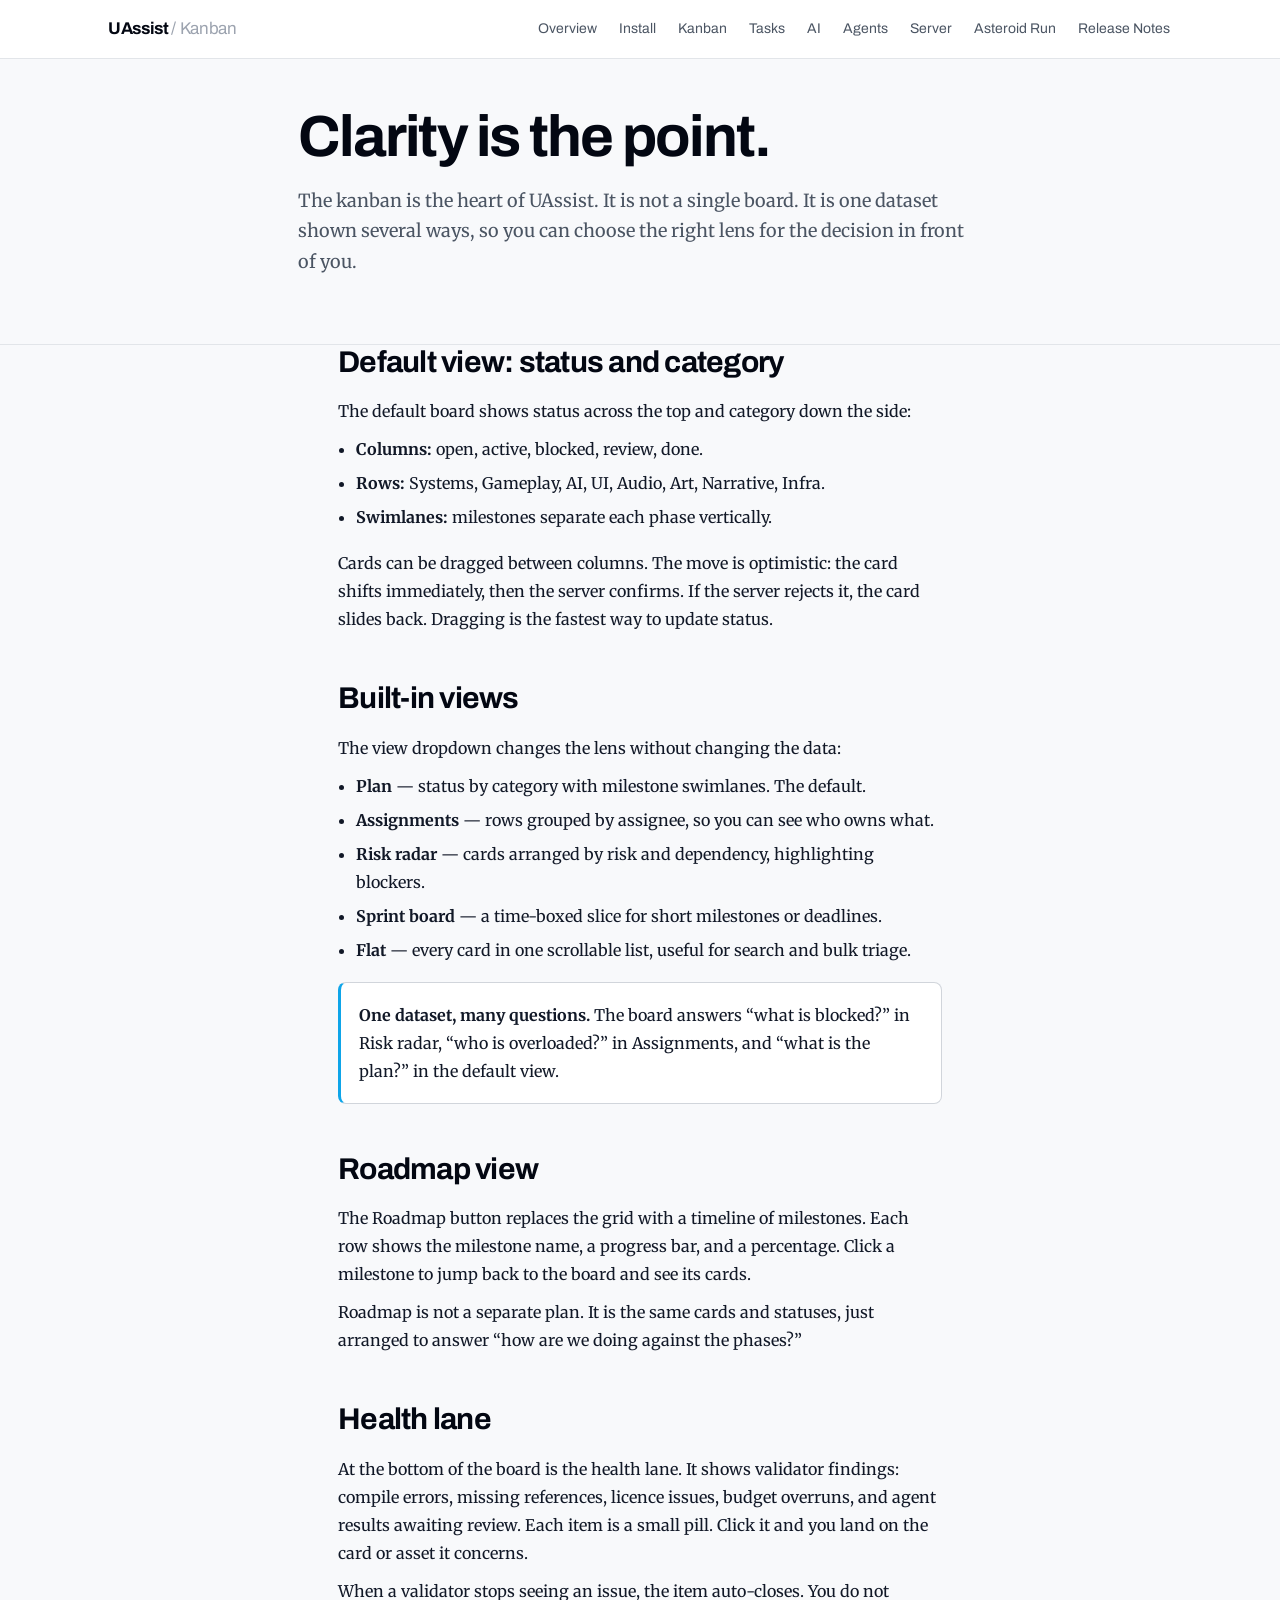
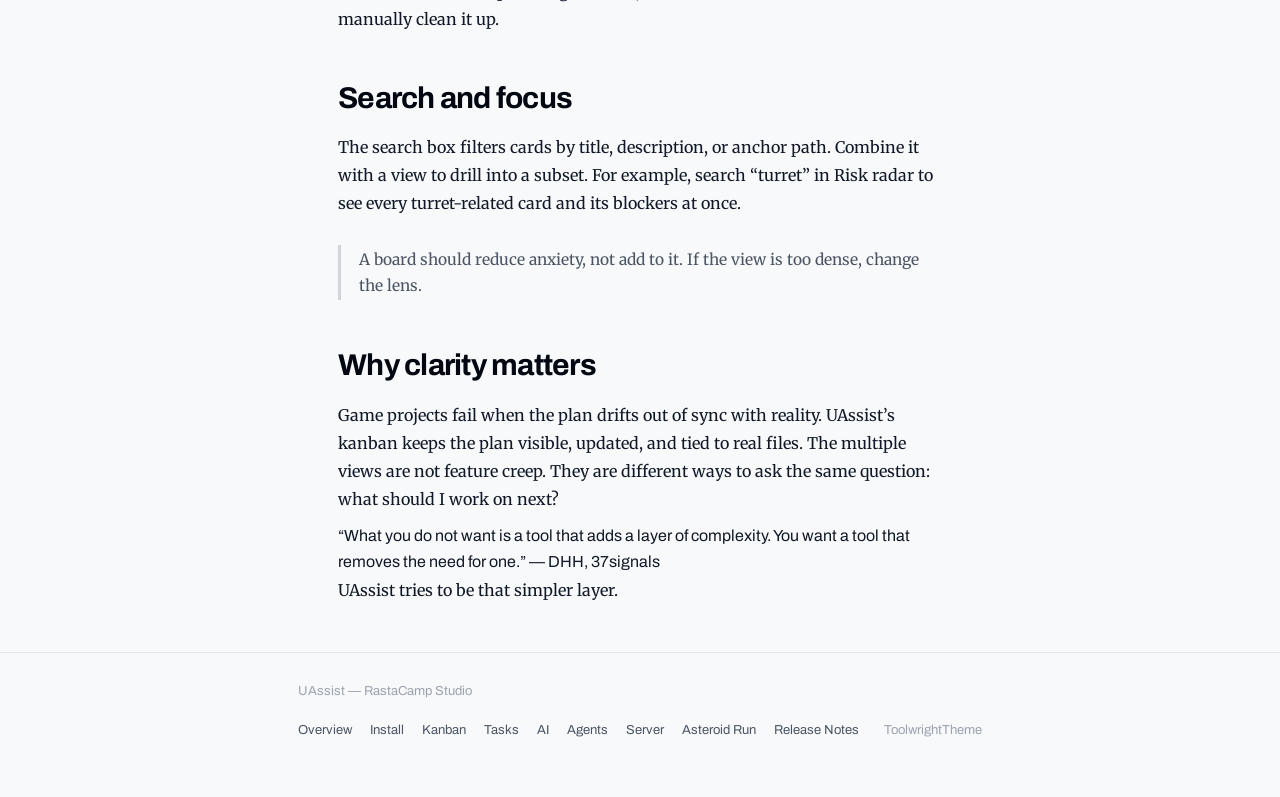
<file: kanban.html>
<!doctype html>
<html lang="en">
<head>
  <meta charset="utf-8" />
  <meta name="viewport" content="width=device-width, initial-scale=1" />
  <title>Kanban — Multiple views into the same project</title>
  <meta name="description" content="UAssist’s kanban board supports multiple views: status, assignments, risk, sprints, and a milestone roadmap. Clarity is the point." />
  <link rel="preconnect" href="https://fonts.googleapis.com" />
  <link rel="preconnect" href="https://fonts.gstatic.com" crossorigin />
  <link href="https://fonts.googleapis.com/css2?family=Archivo:wght@400;500;600;700&family=JetBrains+Mono:wght@400;500&family=Merriweather:ital,wght@0,300;0,400;0,700;1,400&display=swap" rel="stylesheet" />
  <link rel="stylesheet" href="theme.css" />
</head>
<body>

  <header class="rail">
    <div class="wrap">
      <div class="brand">UAssist <span>/ Kanban</span></div>
      <nav>
        <a href="index.html">Overview</a>
        <a href="install.html">Install</a>
        <a href="kanban.html">Kanban</a>
        <a href="tasks.html">Tasks</a>
        <a href="ai.html">AI</a>
        <a href="agents.html">Agents</a>
        <a href="server.html">Server</a>
        <a href="asteroid-run.html">Asteroid Run</a>
        <a href="https://github.com/Roninito/UAssist/blob/main/CHANGELOG.md" target="_blank" rel="noopener">Release Notes</a>
      </nav>
    </div>
  </header>

  <section class="hero">
    <div class="wrap">
      <h1>Clarity is the point.</h1>
      <p class="lede">The kanban is the heart of UAssist. It is not a single board. It is one dataset shown several ways, so you can choose the right lens for the decision in front of you.</p>
    </div>
  </section>

  <article class="wrap narrow">

    <section id="default-view">
      <h2>Default view: status and category</h2>
      <p>The default board shows status across the top and category down the side:</p>
      <ul>
        <li><strong>Columns:</strong> open, active, blocked, review, done.</li>
        <li><strong>Rows:</strong> Systems, Gameplay, AI, UI, Audio, Art, Narrative, Infra.</li>
        <li><strong>Swimlanes:</strong> milestones separate each phase vertically.</li>
      </ul>
      <p>Cards can be dragged between columns. The move is optimistic: the card shifts immediately, then the server confirms. If the server rejects it, the card slides back. Dragging is the fastest way to update status.</p>
    </section>

    <section id="views">
      <h2>Built-in views</h2>
      <p>The view dropdown changes the lens without changing the data:</p>
      <ul>
        <li><strong>Plan</strong> — status by category with milestone swimlanes. The default.</li>
        <li><strong>Assignments</strong> — rows grouped by assignee, so you can see who owns what.</li>
        <li><strong>Risk radar</strong> — cards arranged by risk and dependency, highlighting blockers.</li>
        <li><strong>Sprint board</strong> — a time-boxed slice for short milestones or deadlines.</li>
        <li><strong>Flat</strong> — every card in one scrollable list, useful for search and bulk triage.</li>
      </ul>
      <div class="callout">
        <p><strong>One dataset, many questions.</strong> The board answers “what is blocked?” in Risk radar, “who is overloaded?” in Assignments, and “what is the plan?” in the default view.</p>
      </div>
    </section>

    <section id="roadmap">
      <h2>Roadmap view</h2>
      <p>The Roadmap button replaces the grid with a timeline of milestones. Each row shows the milestone name, a progress bar, and a percentage. Click a milestone to jump back to the board and see its cards.</p>
      <p>Roadmap is not a separate plan. It is the same cards and statuses, just arranged to answer “how are we doing against the phases?”</p>
    </section>

    <section id="health">
      <h2>Health lane</h2>
      <p>At the bottom of the board is the health lane. It shows validator findings: compile errors, missing references, licence issues, budget overruns, and agent results awaiting review. Each item is a small pill. Click it and you land on the card or asset it concerns.</p>
      <p>When a validator stops seeing an issue, the item auto-closes. You do not manually clean it up.</p>
    </section>

    <section id="search">
      <h2>Search and focus</h2>
      <p>The search box filters cards by title, description, or anchor path. Combine it with a view to drill into a subset. For example, search “turret” in Risk radar to see every turret-related card and its blockers at once.</p>
      <div class="aside">A board should reduce anxiety, not add to it. If the view is too dense, change the lens.</div>
    </section>

    <section id="clarity">
      <h2>Why clarity matters</h2>
      <p>Game projects fail when the plan drifts out of sync with reality. UAssist’s kanban keeps the plan visible, updated, and tied to real files. The multiple views are not feature creep. They are different ways to ask the same question: what should I work on next?</p>
      <blockquote>
        “What you do not want is a tool that adds a layer of complexity. You want a tool that removes the need for one.” — DHH, 37signals
      </blockquote>
      <p>UAssist tries to be that simpler layer.</p>
    </section>

  </article>

  <footer class="site-footer">
    <div class="wrap">
      <span>UAssist — RastaCamp Studio</span>
      <nav>
        <a href="index.html">Overview</a>
        <a href="install.html">Install</a>
        <a href="kanban.html">Kanban</a>
        <a href="tasks.html">Tasks</a>
        <a href="ai.html">AI</a>
        <a href="agents.html">Agents</a>
        <a href="server.html">Server</a>
        <a href="asteroid-run.html">Asteroid Run</a>
        <a href="https://github.com/Roninito/UAssist/blob/main/CHANGELOG.md" target="_blank" rel="noopener">Release Notes</a>
      </nav>
      <span>ToolwrightTheme</span>
    </div>
  </footer>

</body>
</html>
</file>
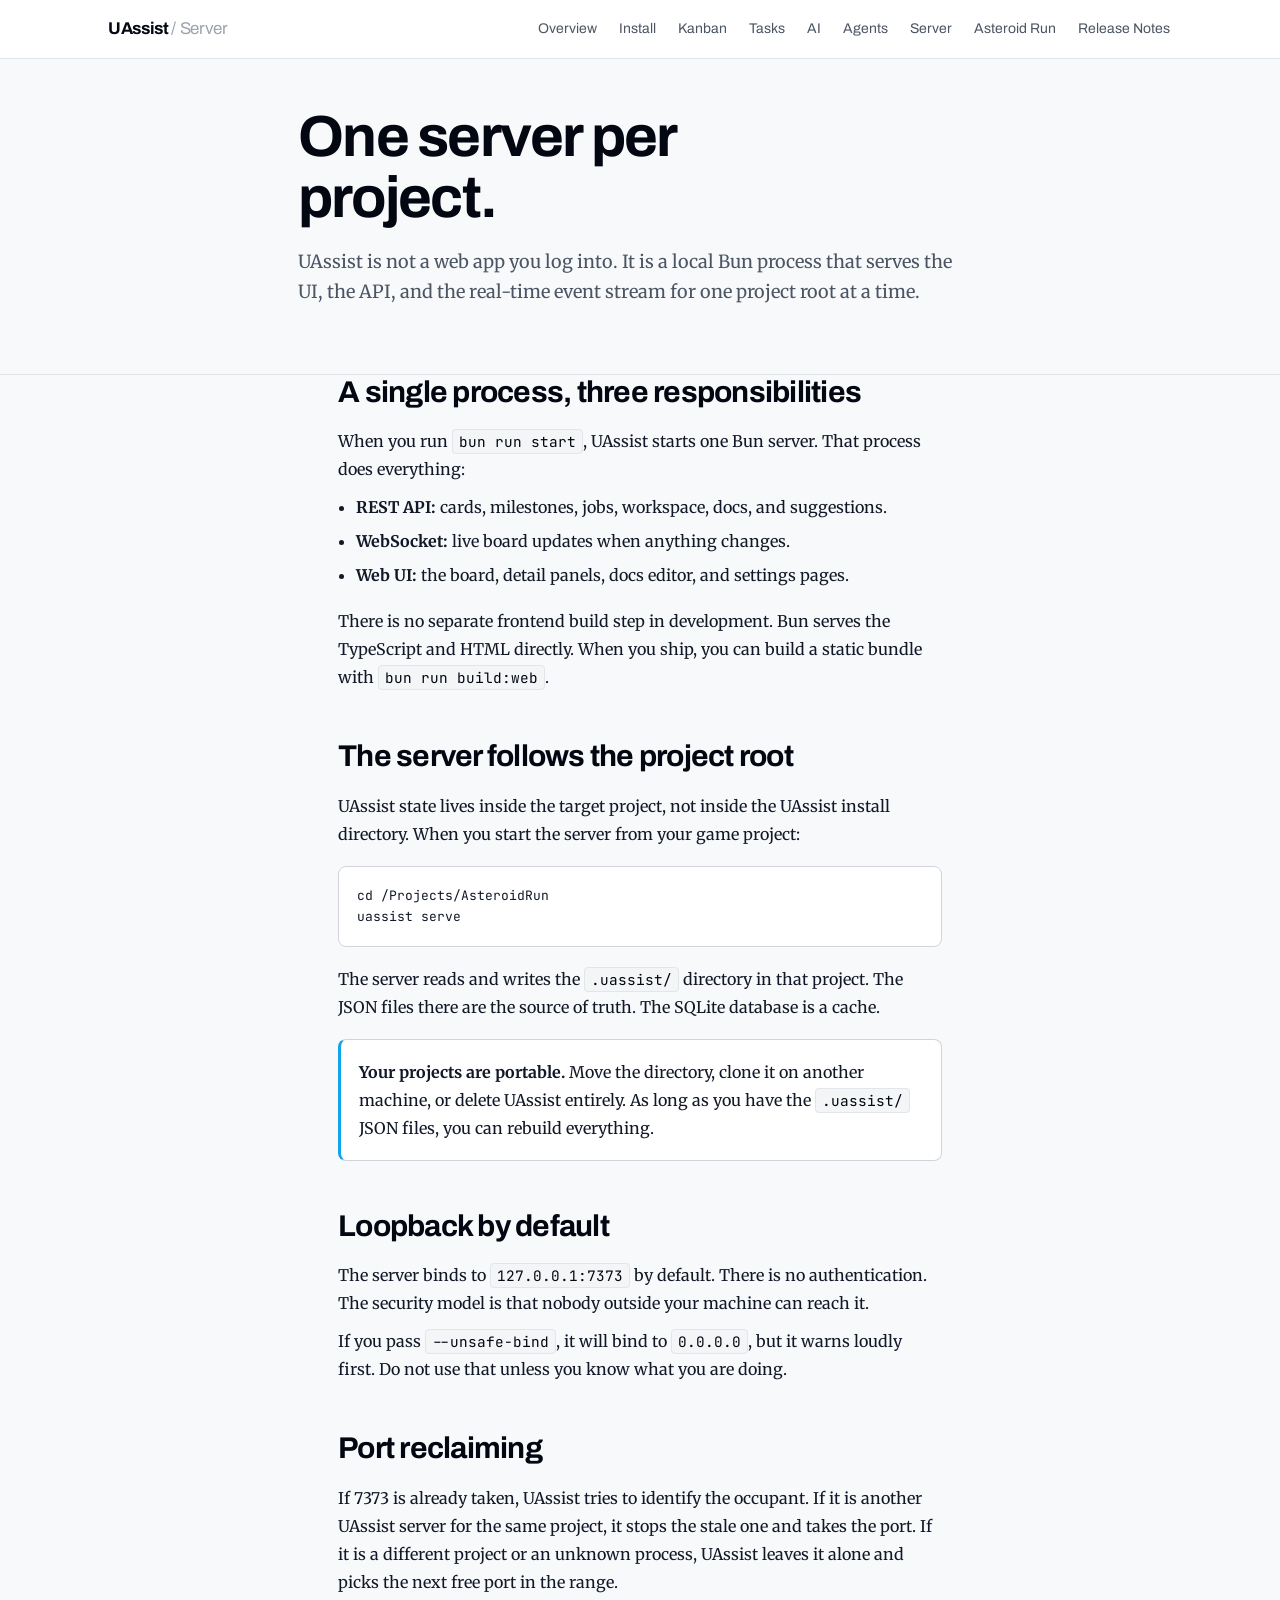
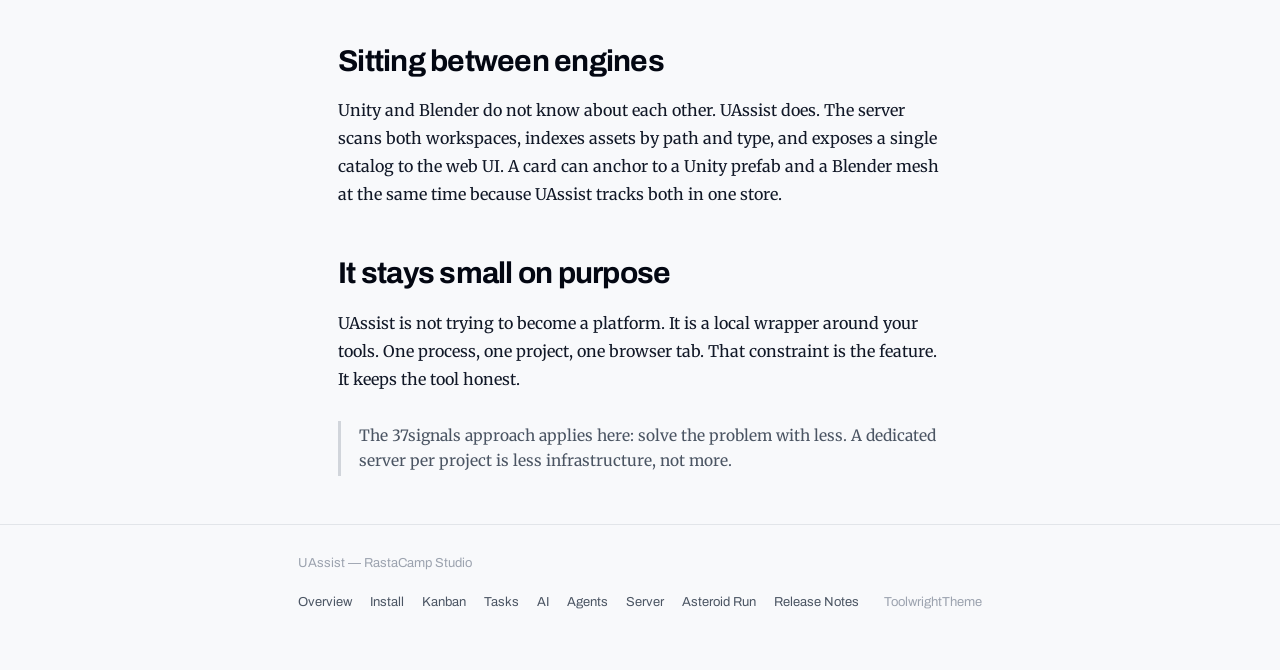
<file: server.html>
<!doctype html>
<html lang="en">
<head>
  <meta charset="utf-8" />
  <meta name="viewport" content="width=device-width, initial-scale=1" />
  <title>Server — How UAssist hosts the web UI</title>
  <meta name="description" content="UAssist runs a single local Bun server that hosts the REST API, WebSocket event stream, and web UI for every project you coordinate." />
  <link rel="preconnect" href="https://fonts.googleapis.com" />
  <link rel="preconnect" href="https://fonts.gstatic.com" crossorigin />
  <link href="https://fonts.googleapis.com/css2?family=Archivo:wght@400;500;600;700&family=JetBrains+Mono:wght@400;500&family=Merriweather:ital,wght@0,300;0,400;0,700;1,400&display=swap" rel="stylesheet" />
  <link rel="stylesheet" href="theme.css" />
</head>
<body>

  <header class="rail">
    <div class="wrap">
      <div class="brand">UAssist <span>/ Server</span></div>
      <nav>
        <a href="index.html">Overview</a>
        <a href="install.html">Install</a>
        <a href="kanban.html">Kanban</a>
        <a href="tasks.html">Tasks</a>
        <a href="ai.html">AI</a>
        <a href="agents.html">Agents</a>
        <a href="server.html">Server</a>
        <a href="asteroid-run.html">Asteroid Run</a>
        <a href="https://github.com/Roninito/UAssist/blob/main/CHANGELOG.md" target="_blank" rel="noopener">Release Notes</a>
      </nav>
    </div>
  </header>

  <section class="hero">
    <div class="wrap">
      <h1>One server per project.</h1>
      <p class="lede">UAssist is not a web app you log into. It is a local Bun process that serves the UI, the API, and the real-time event stream for one project root at a time.</p>
    </div>
  </section>

  <article class="wrap narrow">

    <section id="single-process">
      <h2>A single process, three responsibilities</h2>
      <p>When you run <code>bun run start</code>, UAssist starts one Bun server. That process does everything:</p>
      <ul>
        <li><strong>REST API:</strong> cards, milestones, jobs, workspace, docs, and suggestions.</li>
        <li><strong>WebSocket:</strong> live board updates when anything changes.</li>
        <li><strong>Web UI:</strong> the board, detail panels, docs editor, and settings pages.</li>
      </ul>
      <p>There is no separate frontend build step in development. Bun serves the TypeScript and HTML directly. When you ship, you can build a static bundle with <code>bun run build:web</code>.</p>
    </section>

    <section id="project-root">
      <h2>The server follows the project root</h2>
      <p>UAssist state lives inside the target project, not inside the UAssist install directory. When you start the server from your game project:</p>
      <pre>cd /Projects/AsteroidRun
uassist serve</pre>
      <p>The server reads and writes the <code>.uassist/</code> directory in that project. The JSON files there are the source of truth. The SQLite database is a cache.</p>
      <div class="callout">
        <p><strong>Your projects are portable.</strong> Move the directory, clone it on another machine, or delete UAssist entirely. As long as you have the <code>.uassist/</code> JSON files, you can rebuild everything.</p>
      </div>
    </section>

    <section id="loopback">
      <h2>Loopback by default</h2>
      <p>The server binds to <code>127.0.0.1:7373</code> by default. There is no authentication. The security model is that nobody outside your machine can reach it.</p>
      <p>If you pass <code>--unsafe-bind</code>, it will bind to <code>0.0.0.0</code>, but it warns loudly first. Do not use that unless you know what you are doing.</p>
    </section>

    <section id="port-reclaim">
      <h2>Port reclaiming</h2>
      <p>If 7373 is already taken, UAssist tries to identify the occupant. If it is another UAssist server for the same project, it stops the stale one and takes the port. If it is a different project or an unknown process, UAssist leaves it alone and picks the next free port in the range.</p>
    </section>

    <section id="between-engines">
      <h2>Sitting between engines</h2>
      <p>Unity and Blender do not know about each other. UAssist does. The server scans both workspaces, indexes assets by path and type, and exposes a single catalog to the web UI. A card can anchor to a Unity prefab and a Blender mesh at the same time because UAssist tracks both in one store.</p>
    </section>

    <section id="scaling">
      <h2>It stays small on purpose</h2>
      <p>UAssist is not trying to become a platform. It is a local wrapper around your tools. One process, one project, one browser tab. That constraint is the feature. It keeps the tool honest.</p>
      <div class="aside">The 37signals approach applies here: solve the problem with less. A dedicated server per project is less infrastructure, not more.</div>
    </section>

  </article>

  <footer class="site-footer">
    <div class="wrap">
      <span>UAssist — RastaCamp Studio</span>
      <nav>
        <a href="index.html">Overview</a>
        <a href="install.html">Install</a>
        <a href="kanban.html">Kanban</a>
        <a href="tasks.html">Tasks</a>
        <a href="ai.html">AI</a>
        <a href="agents.html">Agents</a>
        <a href="server.html">Server</a>
        <a href="asteroid-run.html">Asteroid Run</a>
        <a href="https://github.com/Roninito/UAssist/blob/main/CHANGELOG.md" target="_blank" rel="noopener">Release Notes</a>
      </nav>
      <span>ToolwrightTheme</span>
    </div>
  </footer>

</body>
</html>
</file>
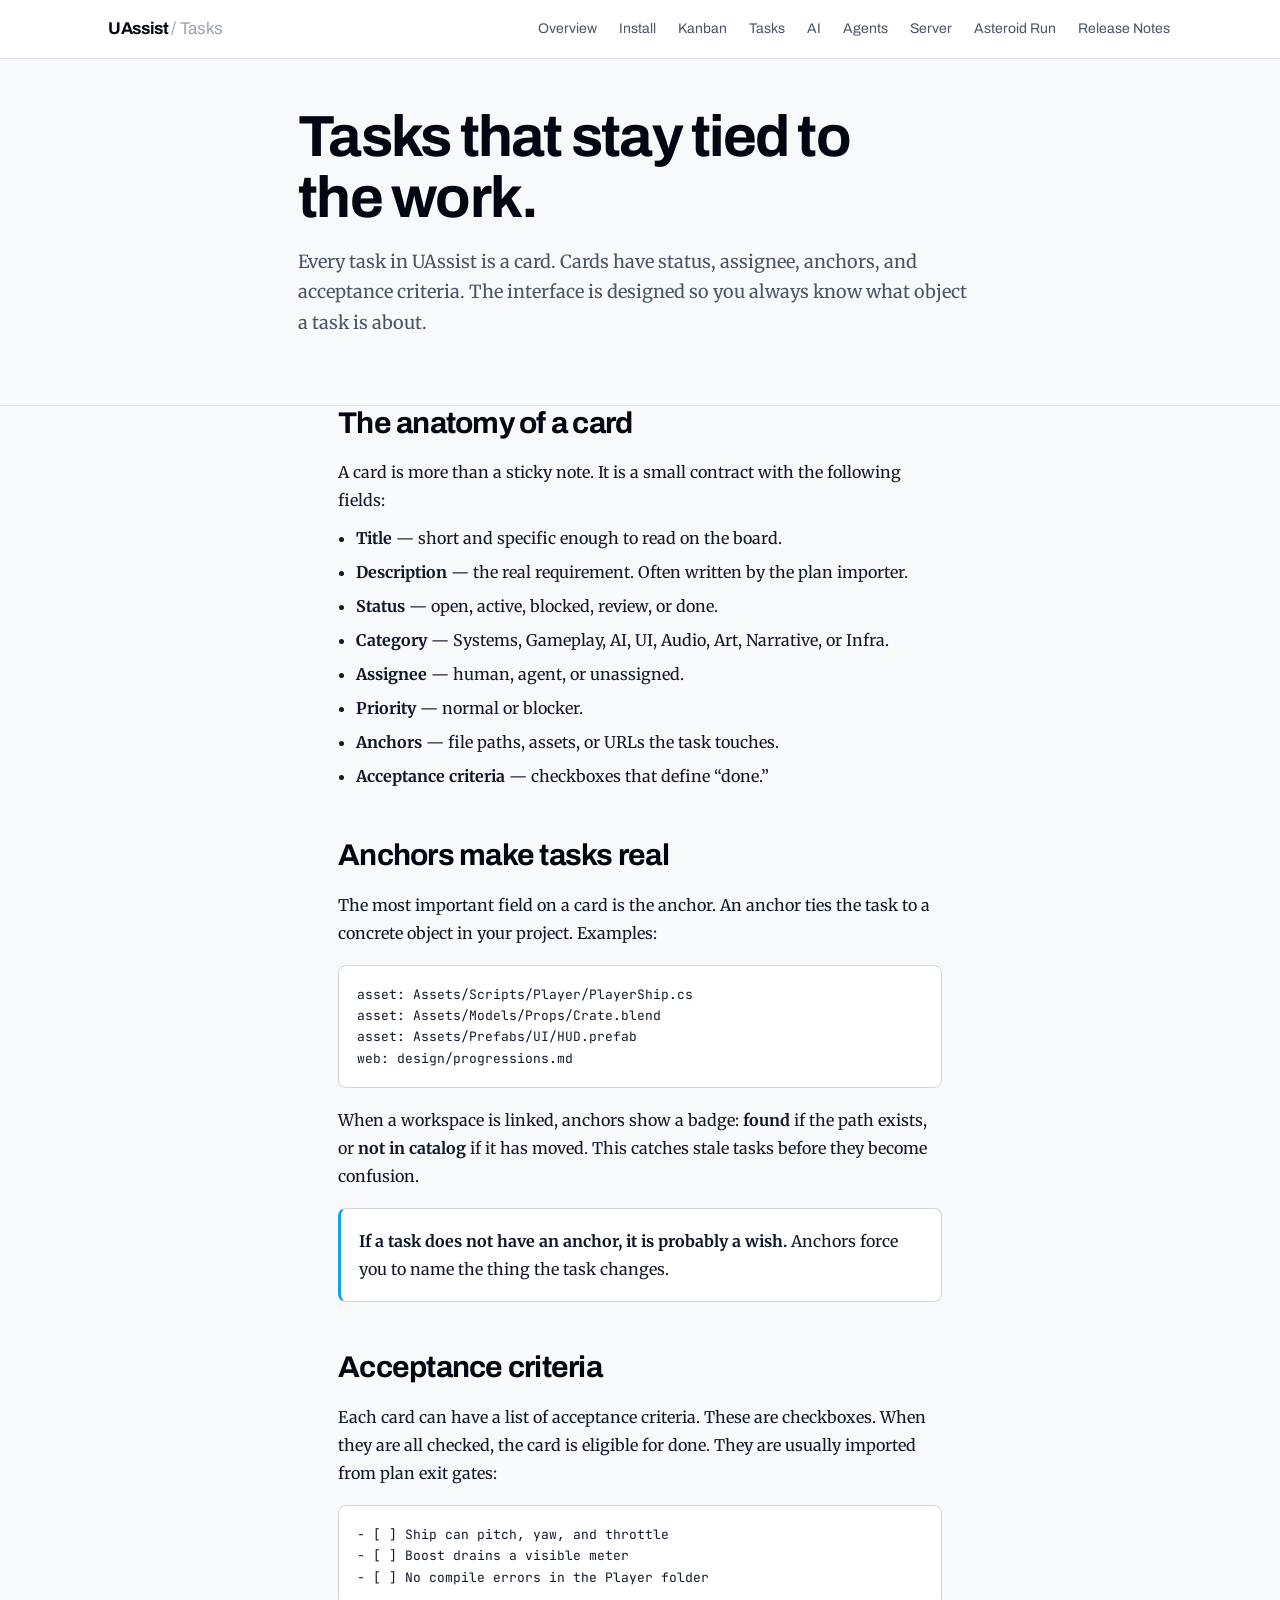
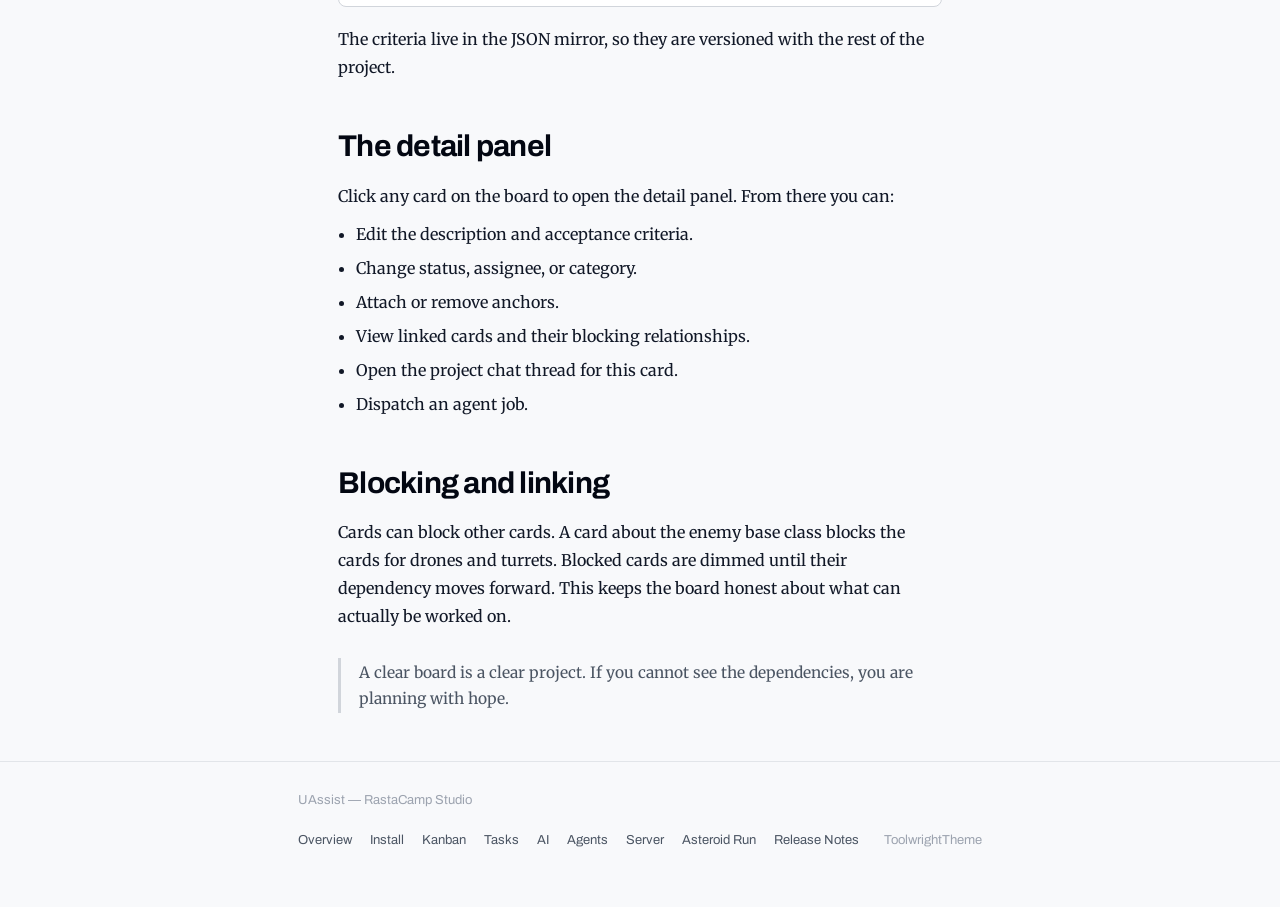
<file: tasks.html>
<!doctype html>
<html lang="en">
<head>
  <meta charset="utf-8" />
  <meta name="viewport" content="width=device-width, initial-scale=1" />
  <title>Tasks — Cards, anchors, and acceptance criteria</title>
  <meta name="description" content="UAssist tasks are cards with anchors, status, assignee, and acceptance criteria. Learn how the card interface keeps work tied to real project objects." />
  <link rel="preconnect" href="https://fonts.googleapis.com" />
  <link rel="preconnect" href="https://fonts.gstatic.com" crossorigin />
  <link href="https://fonts.googleapis.com/css2?family=Archivo:wght@400;500;600;700&family=JetBrains+Mono:wght@400;500&family=Merriweather:ital,wght@0,300;0,400;0,700;1,400&display=swap" rel="stylesheet" />
  <link rel="stylesheet" href="theme.css" />
</head>
<body>

  <header class="rail">
    <div class="wrap">
      <div class="brand">UAssist <span>/ Tasks</span></div>
      <nav>
        <a href="index.html">Overview</a>
        <a href="install.html">Install</a>
        <a href="kanban.html">Kanban</a>
        <a href="tasks.html">Tasks</a>
        <a href="ai.html">AI</a>
        <a href="agents.html">Agents</a>
        <a href="server.html">Server</a>
        <a href="asteroid-run.html">Asteroid Run</a>
        <a href="https://github.com/Roninito/UAssist/blob/main/CHANGELOG.md" target="_blank" rel="noopener">Release Notes</a>
      </nav>
    </div>
  </header>

  <section class="hero">
    <div class="wrap">
      <h1>Tasks that stay tied to the work.</h1>
      <p class="lede">Every task in UAssist is a card. Cards have status, assignee, anchors, and acceptance criteria. The interface is designed so you always know what object a task is about.</p>
    </div>
  </section>

  <article class="wrap narrow">

    <section id="card-anatomy">
      <h2>The anatomy of a card</h2>
      <p>A card is more than a sticky note. It is a small contract with the following fields:</p>
      <ul>
        <li><strong>Title</strong> — short and specific enough to read on the board.</li>
        <li><strong>Description</strong> — the real requirement. Often written by the plan importer.</li>
        <li><strong>Status</strong> — open, active, blocked, review, or done.</li>
        <li><strong>Category</strong> — Systems, Gameplay, AI, UI, Audio, Art, Narrative, or Infra.</li>
        <li><strong>Assignee</strong> — human, agent, or unassigned.</li>
        <li><strong>Priority</strong> — normal or blocker.</li>
        <li><strong>Anchors</strong> — file paths, assets, or URLs the task touches.</li>
        <li><strong>Acceptance criteria</strong> — checkboxes that define “done.”</li>
      </ul>
    </section>

    <section id="anchors">
      <h2>Anchors make tasks real</h2>
      <p>The most important field on a card is the anchor. An anchor ties the task to a concrete object in your project. Examples:</p>
      <pre>asset: Assets/Scripts/Player/PlayerShip.cs
asset: Assets/Models/Props/Crate.blend
asset: Assets/Prefabs/UI/HUD.prefab
web: design/progressions.md</pre>
      <p>When a workspace is linked, anchors show a badge: <strong>found</strong> if the path exists, or <strong>not in catalog</strong> if it has moved. This catches stale tasks before they become confusion.</p>
      <div class="callout">
        <p><strong>If a task does not have an anchor, it is probably a wish.</strong> Anchors force you to name the thing the task changes.</p>
      </div>
    </section>

    <section id="acceptance">
      <h2>Acceptance criteria</h2>
      <p>Each card can have a list of acceptance criteria. These are checkboxes. When they are all checked, the card is eligible for done. They are usually imported from plan exit gates:</p>
      <pre>- [ ] Ship can pitch, yaw, and throttle
- [ ] Boost drains a visible meter
- [ ] No compile errors in the Player folder</pre>
      <p>The criteria live in the JSON mirror, so they are versioned with the rest of the project.</p>
    </section>

    <section id="detail-panel">
      <h2>The detail panel</h2>
      <p>Click any card on the board to open the detail panel. From there you can:</p>
      <ul>
        <li>Edit the description and acceptance criteria.</li>
        <li>Change status, assignee, or category.</li>
        <li>Attach or remove anchors.</li>
        <li>View linked cards and their blocking relationships.</li>
        <li>Open the project chat thread for this card.</li>
        <li>Dispatch an agent job.</li>
      </ul>
    </section>

    <section id="blocking">
      <h2>Blocking and linking</h2>
      <p>Cards can block other cards. A card about the enemy base class blocks the cards for drones and turrets. Blocked cards are dimmed until their dependency moves forward. This keeps the board honest about what can actually be worked on.</p>
      <div class="aside">A clear board is a clear project. If you cannot see the dependencies, you are planning with hope.</div>
    </section>

  </article>

  <footer class="site-footer">
    <div class="wrap">
      <span>UAssist — RastaCamp Studio</span>
      <nav>
        <a href="index.html">Overview</a>
        <a href="install.html">Install</a>
        <a href="kanban.html">Kanban</a>
        <a href="tasks.html">Tasks</a>
        <a href="ai.html">AI</a>
        <a href="agents.html">Agents</a>
        <a href="server.html">Server</a>
        <a href="asteroid-run.html">Asteroid Run</a>
        <a href="https://github.com/Roninito/UAssist/blob/main/CHANGELOG.md" target="_blank" rel="noopener">Release Notes</a>
      </nav>
      <span>ToolwrightTheme</span>
    </div>
  </footer>

</body>
</html>
</file>
<file: theme.css>
/* ================================================================
 * UAssist Website — ToolwrightTheme
 * =============================================================== */

:root {
  --bg: #f8f9fb;
  --surface: #ffffff;
  --surface-2: #f3f5f7;
  --surface-3: #eef0f2;
  --fg: #111827;
  --fg-strong: #030712;
  --muted: #4b5563;
  --faint: #9ca3af;
  --line: #e2e5e9;
  --line-strong: #d1d5db;
  --border: #d1d5db;
  --accent: #0ea5e9;
  --accent-text: #0284c7;
  --accent-soft: rgba(14, 165, 233, 0.08);

  --pill-blue: #e0f2fe; --pill-blue-text: #0369a1;
  --pill-green: #dcfce7; --pill-green-text: #15803d;
  --pill-yellow: #fef3c7; --pill-yellow-text: #b45309;
  --pill-red: #fee2e2; --pill-red-text: #b91c1c;
  --pill-grey: #f3f4f6; --pill-grey-text: #4b5563;

  --ok: #16a34a;
  --warn: #d97706;
  --bad: #dc2626;

  --font-sans: 'Archivo', -apple-system, BlinkMacSystemFont, "Segoe UI", Roboto, sans-serif;
  --font-serif: 'Merriweather', Georgia, "Times New Roman", serif;
  --font-mono: 'JetBrains Mono', ui-monospace, SFMono-Regular, Menlo, monospace;

  --radius: 8px;
  --gap-xs: 6px;
  --gap-sm: 10px;
  --gap-md: 18px;
  --gap-lg: 28px;
  --gap-xl: 48px;
  --measure: 720px;
  --wide: 1100px;
}

@media (prefers-color-scheme: dark) {
  :root {
    --bg: #050505;
    --surface: #0b0d0f;
    --surface-2: #121519;
    --surface-3: #171b1f;
    --fg: #e9ecef;
    --fg-strong: #ffffff;
    --muted: #767f89;
    --faint: #4b545d;
    --line: #1d2228;
    --line-strong: #2b333c;
    --border: #1d2228;
    --accent: #4dd2ff;
    --accent-text: #4dd2ff;
    --accent-soft: rgba(77, 210, 255, 0.08);
    --pill-blue: rgba(77, 210, 255, 0.10); --pill-blue-text: #4dd2ff;
    --pill-green: rgba(127, 211, 155, 0.10); --pill-green-text: #7fd39b;
    --pill-yellow: rgba(255, 181, 71, 0.10); --pill-yellow-text: #ffb547;
    --pill-red: rgba(255, 122, 122, 0.10); --pill-red-text: #ff7a7a;
    --pill-grey: rgba(118, 127, 137, 0.12); --pill-grey-text: #767f89;
  }
}

* { box-sizing: border-box; margin: 0; padding: 0; }
html { scroll-behavior: smooth; }

body {
  background: var(--bg);
  color: var(--fg);
  font-family: var(--font-sans);
  font-size: 16px;
  line-height: 1.65;
  -webkit-font-smoothing: antialiased;
}

a { color: var(--accent-text); text-decoration: none; }
a:hover { text-decoration: underline; }

code, .mono { font-family: var(--font-mono); font-size: 0.9em; }

/* ---------- rail ---------- */
.rail {
  position: sticky;
  top: 0;
  z-index: 20;
  background: var(--surface);
  border-bottom: 1px solid var(--line);
  backdrop-filter: blur(8px);
}

.rail .wrap {
  max-width: var(--wide);
  margin: 0 auto;
  padding: 0 var(--gap-md);
  display: flex;
  align-items: center;
  gap: var(--gap-md);
  height: 58px;
}

.brand {
  font-weight: 700;
  letter-spacing: -0.02em;
  font-size: 17px;
  color: var(--fg-strong);
}

.brand span {
  color: var(--faint);
  font-weight: 400;
}

.rail nav {
  margin-left: auto;
  display: flex;
  gap: var(--gap-md);
  font-size: 14px;
  color: var(--muted);
}

.rail nav a {
  color: var(--muted);
  text-decoration: none;
  padding: 6px 2px;
}

.rail nav a:hover {
  color: var(--fg);
}

/* ---------- layout ---------- */
.wrap {
  max-width: var(--measure);
  margin: 0 auto;
  padding: 0 var(--gap-md);
}

.wrap.wide { max-width: var(--wide); }
.wrap.narrow { max-width: 640px; }

/* ---------- hero ---------- */
.hero {
  padding: var(--gap-xl) 0;
  border-bottom: 1px solid var(--line);
}

.hero-tall {
  padding: calc(var(--gap-xl) * 1.4) 0;
}

.hero h1 {
  font-size: clamp(38px, 5.5vw, 58px);
  line-height: 1.05;
  letter-spacing: -0.03em;
  font-weight: 700;
  color: var(--fg-strong);
  max-width: 16ch;
  margin-bottom: var(--gap-md);
}

.lede {
  font-family: var(--font-serif);
  font-size: 18px;
  line-height: 1.7;
  color: var(--muted);
  max-width: 56ch;
  margin-bottom: var(--gap-md);
}

.hero-actions {
  display: flex;
  gap: var(--gap-sm);
  flex-wrap: wrap;
  margin-top: var(--gap-lg);
}

.cta {
  display: inline-flex;
  align-items: center;
  padding: 12px 22px;
  border-radius: var(--radius);
  background: var(--accent);
  color: #ffffff;
  font-weight: 600;
  text-decoration: none;
  font-size: 15px;
}

.cta:hover {
  opacity: 0.92;
  text-decoration: none;
}

.cta-secondary {
  display: inline-flex;
  align-items: center;
  padding: 12px 22px;
  border-radius: var(--radius);
  border: 1px solid var(--border-strong);
  color: var(--fg-strong);
  font-weight: 600;
  text-decoration: none;
  font-size: 15px;
}

.cta-secondary:hover {
  background: var(--surface-2);
  text-decoration: none;
}

/* ---------- sections ---------- */
.section {
  padding: var(--gap-xl) 0;
}

.section.alt {
  background: var(--surface);
  border-top: 1px solid var(--line);
  border-bottom: 1px solid var(--line);
}

.section h2 {
  font-size: clamp(28px, 3.5vw, 34px);
  line-height: 1.12;
  letter-spacing: -0.025em;
  font-weight: 700;
  color: var(--fg-strong);
  margin-bottom: var(--gap-md);
}

.section h3 {
  font-size: 18px;
  font-weight: 600;
  color: var(--fg-strong);
  margin-bottom: var(--gap-xs);
}

.section p {
  font-family: var(--font-serif);
  font-size: 16px;
  line-height: 1.75;
  color: var(--fg);
  margin-bottom: var(--gap-md);
  max-width: 64ch;
}

.aside {
  border-left: 3px solid var(--line-strong);
  padding: 2px 0 2px var(--gap-md);
  margin: var(--gap-lg) 0;
  font-family: var(--font-serif);
  font-size: 15.5px;
  color: var(--muted);
  max-width: 60ch;
}

/* ---------- article ---------- */
article {
  padding: var(--gap-xl) 0;
}

article section {
  margin-bottom: var(--gap-xl);
}

article h2 {
  font-size: clamp(26px, 3vw, 30px);
  line-height: 1.15;
  letter-spacing: -0.025em;
  font-weight: 700;
  color: var(--fg-strong);
  margin-bottom: var(--gap-md);
}

article h3 {
  font-size: 16px;
  font-weight: 600;
  color: var(--fg-strong);
  margin-top: var(--gap-lg);
  margin-bottom: var(--gap-xs);
}

article p, article li {
  font-family: var(--font-serif);
  font-size: 16px;
  line-height: 1.75;
  color: var(--fg);
  margin-bottom: var(--gap-sm);
  max-width: 64ch;
}

article ul, article ol {
  margin: 0 0 var(--gap-md) var(--gap-md);
}

article li {
  margin: var(--gap-xs) 0;
}

/* ---------- callouts ---------- */
.callout {
  border: 1px solid var(--border);
  border-left: 3px solid var(--accent);
  background: var(--surface);
  padding: var(--gap-md);
  border-radius: var(--radius);
  margin: var(--gap-md) 0;
  font-family: var(--font-serif);
}

.callout p:last-child { margin-bottom: 0; }

.tip {
  border-left: 3px solid var(--ok);
  background: var(--surface);
  padding: var(--gap-sm) var(--gap-md);
  border-radius: 0 var(--radius) var(--radius) 0;
  margin: var(--gap-md) 0;
  font-family: var(--font-serif);
}

.tip p:last-child { margin-bottom: 0; }

/* ---------- code ---------- */
code {
  background: var(--surface-2);
  padding: 2px 6px;
  border-radius: 4px;
  border: 1px solid var(--line);
  color: var(--fg-strong);
}

pre {
  background: var(--surface);
  border: 1px solid var(--border);
  border-radius: var(--radius);
  padding: var(--gap-md);
  overflow-x: auto;
  font-family: var(--font-mono);
  font-size: 13px;
  line-height: 1.65;
  margin: var(--gap-md) 0;
  color: var(--fg);
}

pre code {
  background: transparent;
  border: none;
  padding: 0;
}

/* ---------- features ---------- */
.feature-grid,
.agent-grid {
  display: grid;
  grid-template-columns: repeat(3, 1fr);
  gap: var(--gap-md);
  margin-top: var(--gap-lg);
}

.feature,
.agent-card {
  background: var(--surface);
  border: 1px solid var(--border);
  border-radius: var(--radius);
  padding: var(--gap-md);
}

.agents-section {
  background: var(--surface);
  border-top: 1px solid var(--line);
}

.agents-section .agent-card {
  background: var(--bg);
}

.feature p,
.agent-card p {
  margin-bottom: 0;
  font-size: 15px;
}

@media (max-width: 900px) {
  .feature-grid,
  .agent-grid {
    grid-template-columns: 1fr;
  }
}

/* ---------- screenshot mocks ---------- */
.screenshot-grid {
  display: grid;
  grid-template-columns: repeat(2, 1fr);
  gap: var(--gap-lg);
  margin-top: var(--gap-lg);
}

.screen-card {
  display: flex;
  flex-direction: column;
  gap: var(--gap-sm);
}

.cap {
  font-size: 14px;
  color: var(--muted);
  font-family: var(--font-serif);
}

.mock-window {
  background: var(--surface);
  border: 1px solid var(--border);
  border-radius: var(--radius);
  overflow: hidden;
  box-shadow: 0 8px 30px rgba(0, 0, 0, 0.08);
}

.mock-bar {
  display: flex;
  align-items: center;
  gap: 7px;
  padding: 10px 12px;
  background: var(--surface-2);
  border-bottom: 1px solid var(--line);
}

.mock-bar .dot {
  width: 10px;
  height: 10px;
  border-radius: 50%;
}

.dot.red { background: #ff5f57; }
.dot.yellow { background: #febc2e; }
.dot.green { background: #28c840; }

.mock-bar .title {
  margin-left: 8px;
  font-size: 12px;
  color: var(--faint);
  font-family: var(--font-mono);
}

.mock-body {
  padding: 12px;
  font-size: 12px;
}

.board-mock .grid-head,
.board-mock .grid-row {
  display: grid;
  grid-template-columns: 70px repeat(5, 1fr);
  gap: 4px;
  margin-bottom: 4px;
}

.board-mock .grid-head span {
  font-size: 9px;
  text-transform: uppercase;
  letter-spacing: 0.05em;
  color: var(--faint);
  padding: 3px 2px;
}

.board-mock .cat {
  font-size: 10px;
  color: var(--muted);
  display: flex;
  align-items: center;
}

.board-mock .card {
  background: var(--surface-3);
  border: 1px solid var(--border);
  border-left: 3px solid var(--faint);
  border-radius: 4px;
  padding: 5px;
  font-size: 10px;
  color: var(--fg-strong);
  min-height: 36px;
}

.board-mock .card.c-human { border-left-color: var(--accent); }
.board-mock .card.c-agent { border-left-color: var(--warn); }
.board-mock .card.c-blocker { border-left-color: var(--bad); background: var(--pill-red); }
.board-mock .card.c-done { border-left-color: var(--ok); color: var(--faint); }

.project-mock .row {
  display: flex;
  justify-content: space-between;
  padding: 6px 0;
  border-bottom: 1px solid var(--line);
  font-size: 12px;
}

.project-mock .row:last-child { border-bottom: 0; }

.project-mock .k { color: var(--faint); }
.project-mock .v { color: var(--fg-strong); }
.project-mock .v.ok { color: var(--ok); }

.pills {
  display: flex;
  gap: var(--gap-xs);
  margin-top: var(--gap-sm);
}

.pill {
  display: inline-flex;
  padding: 2px 8px;
  border-radius: 999px;
  font-size: 10px;
  font-weight: 500;
}

.p-blue { background: var(--pill-blue); color: var(--pill-blue-text); }
.p-green { background: var(--pill-green); color: var(--pill-green-text); }

/* ---------- cta section ---------- */
.cta-section,
.release-section {
  text-align: center;
  background: var(--surface-2);
  border-top: 1px solid var(--line);
}

.release-section {
  background: var(--surface);
}

.cta-section h2,
.release-section h2 {
  margin-bottom: var(--gap-sm);
}

.cta-section .lead,
.release-section .lead {
  margin: 0 auto var(--gap-md);
}

/* ---------- download box ---------- */
.download-box {
  background: var(--surface);
  border: 1px solid var(--border);
  border-radius: var(--radius);
  padding: var(--gap-lg);
  text-align: center;
}

.download-box h2 {
  margin-bottom: var(--gap-sm);
}

.download-box .lead {
  margin: 0 auto var(--gap-md);
}

/* ---------- footer ---------- */
footer {
  border-top: 1px solid var(--line);
  padding: var(--gap-lg) 0 calc(var(--gap-lg) * 2);
}

.site-footer .wrap {
  display: flex;
  justify-content: space-between;
  align-items: center;
  gap: var(--gap-md);
  flex-wrap: wrap;
  font-size: 13px;
  color: var(--faint);
}

.site-footer nav {
  display: flex;
  gap: var(--gap-md);
  flex-wrap: wrap;
}

.site-footer nav a {
  color: var(--muted);
  text-decoration: none;
}

.site-footer nav a:hover {
  color: var(--fg);
  text-decoration: underline;
}

@media (max-width: 640px) {
  .hero h1 { font-size: 34px; }
  .section h2 { font-size: 26px; }
  .screenshot-grid { grid-template-columns: 1fr; }
  .rail nav { display: none; }
  .site-footer .wrap { flex-direction: column; align-items: flex-start; }
}
</file>
